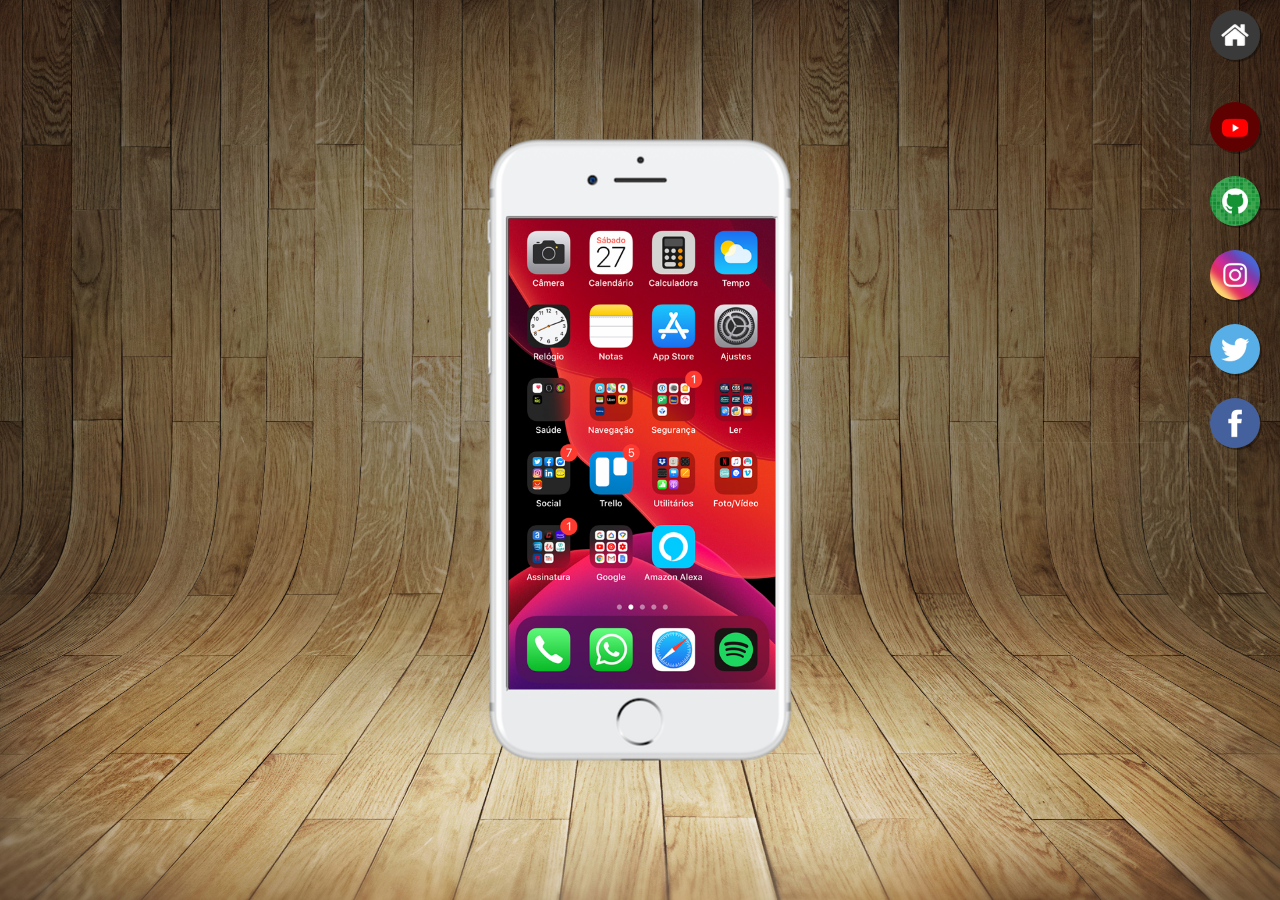
<file: index.html>
<!DOCTYPE html>
<html lang="pt-br">
<head>
    <meta charset="UTF-8">
    <meta name="viewport" content="width=device-width, initial-scale=1.0">
    <title>projeto social</title>
    <link rel="shortcut icon" href="favicon.ico" type="image/x-icon">
    <link rel="stylesheet" href="estilos/style.css">
</head>
<body>
    <main>
        <section id="telefone">
            <iframe src="home.html" name="tela" id="tela">
             seu navegador não é compativel com isso.
            </iframe>
        </section>

        <section id="redes-sociais">
            <a href="home.html" target="tela"> <img src="imagens/logo-home.jpg" alt="home">
            </a> <br>    
 <br>
            <a href="youtube.html" target="tela">
                <img src="imagens/logo-youtube.jpg" alt="youtube">
            </a> <br>
            <a href="github.html" target="tela">
                <img src="imagens/logo-github.jpg" alt="logo-github">
            </a> <br>
            <a href="instagram.html" target="tela">
                <img src="imagens/logo-instagram.jpg" alt="logo-instagram">
            </a> <br>
            <a href="twitter.html" target="tela">
                <img src="imagens/logo-twitter.jpg" alt="logo-twitter">
            </a> <br>
            <a href="facebook.html" target="tela">
                <img src="imagens/logo-facebook.jpg" alt="logo-facebook">
            </a>


        </section>
    </main>
</body>
</html>
</file>
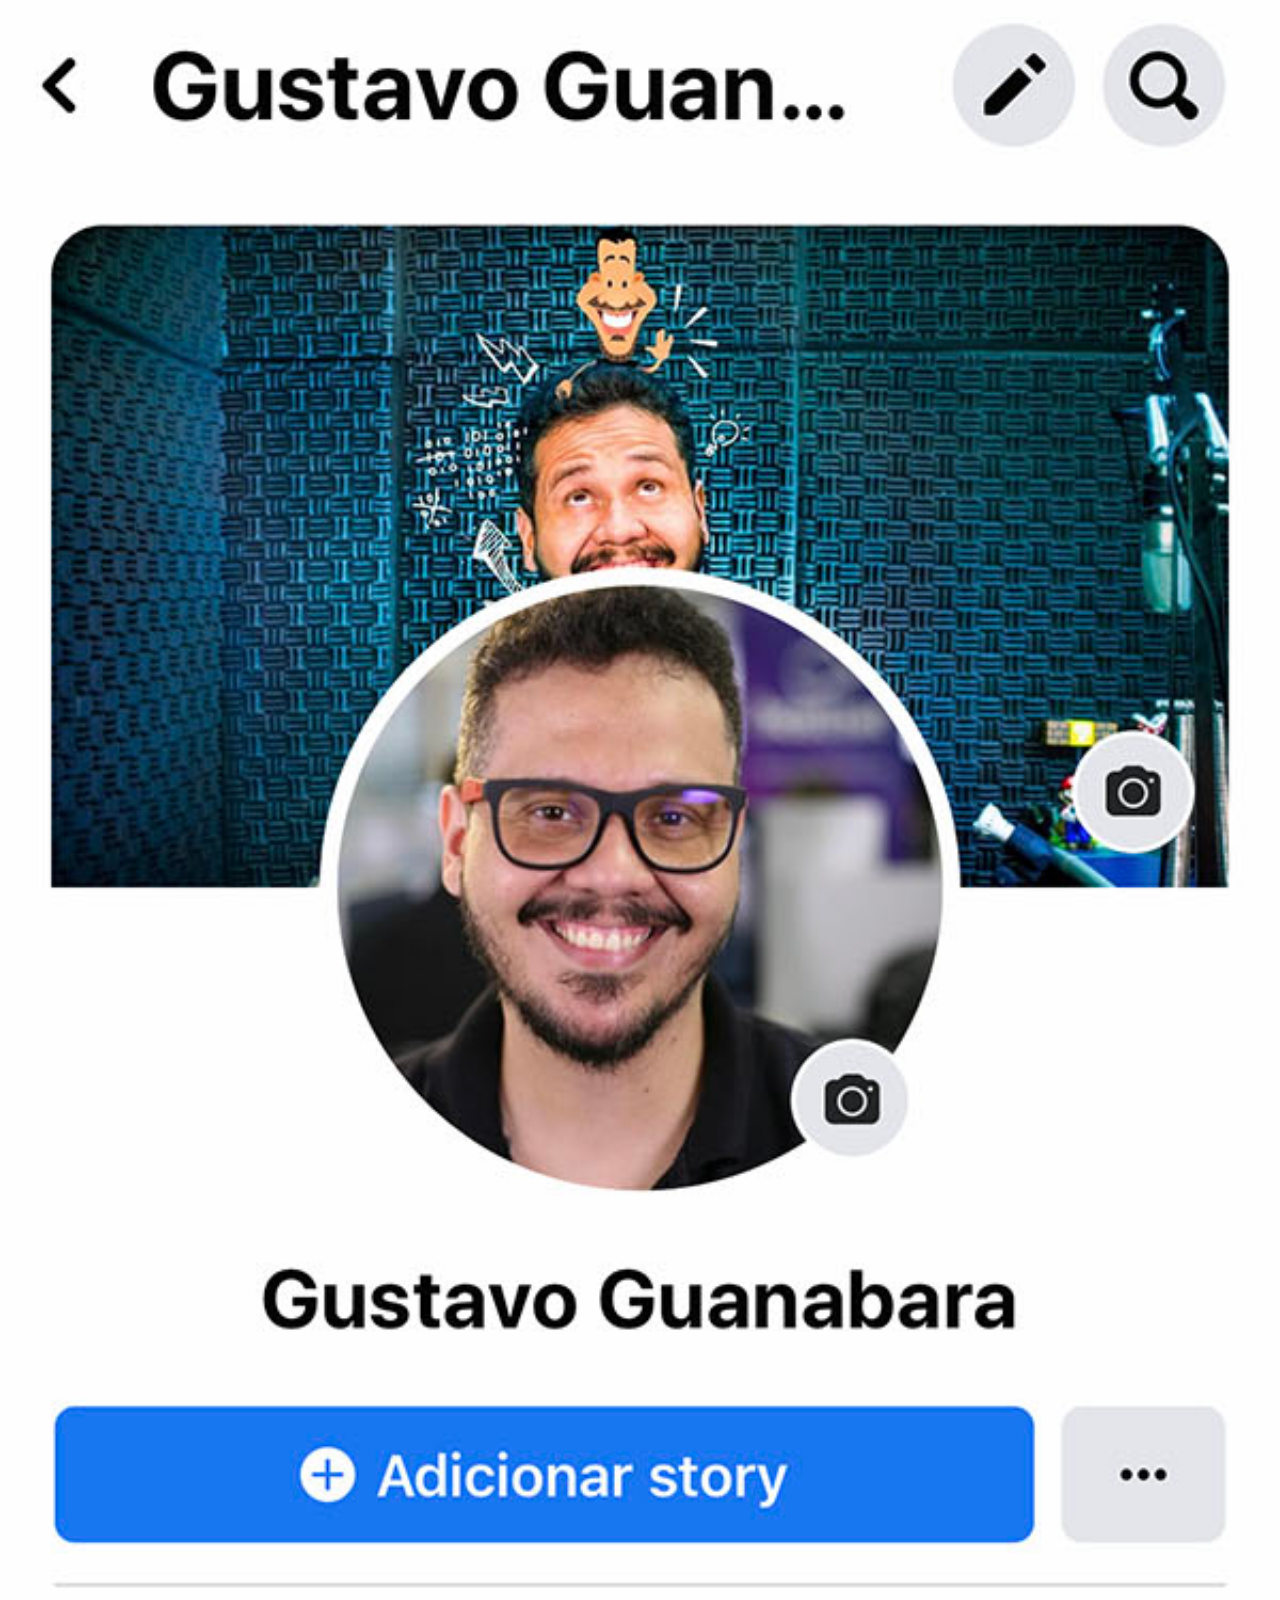
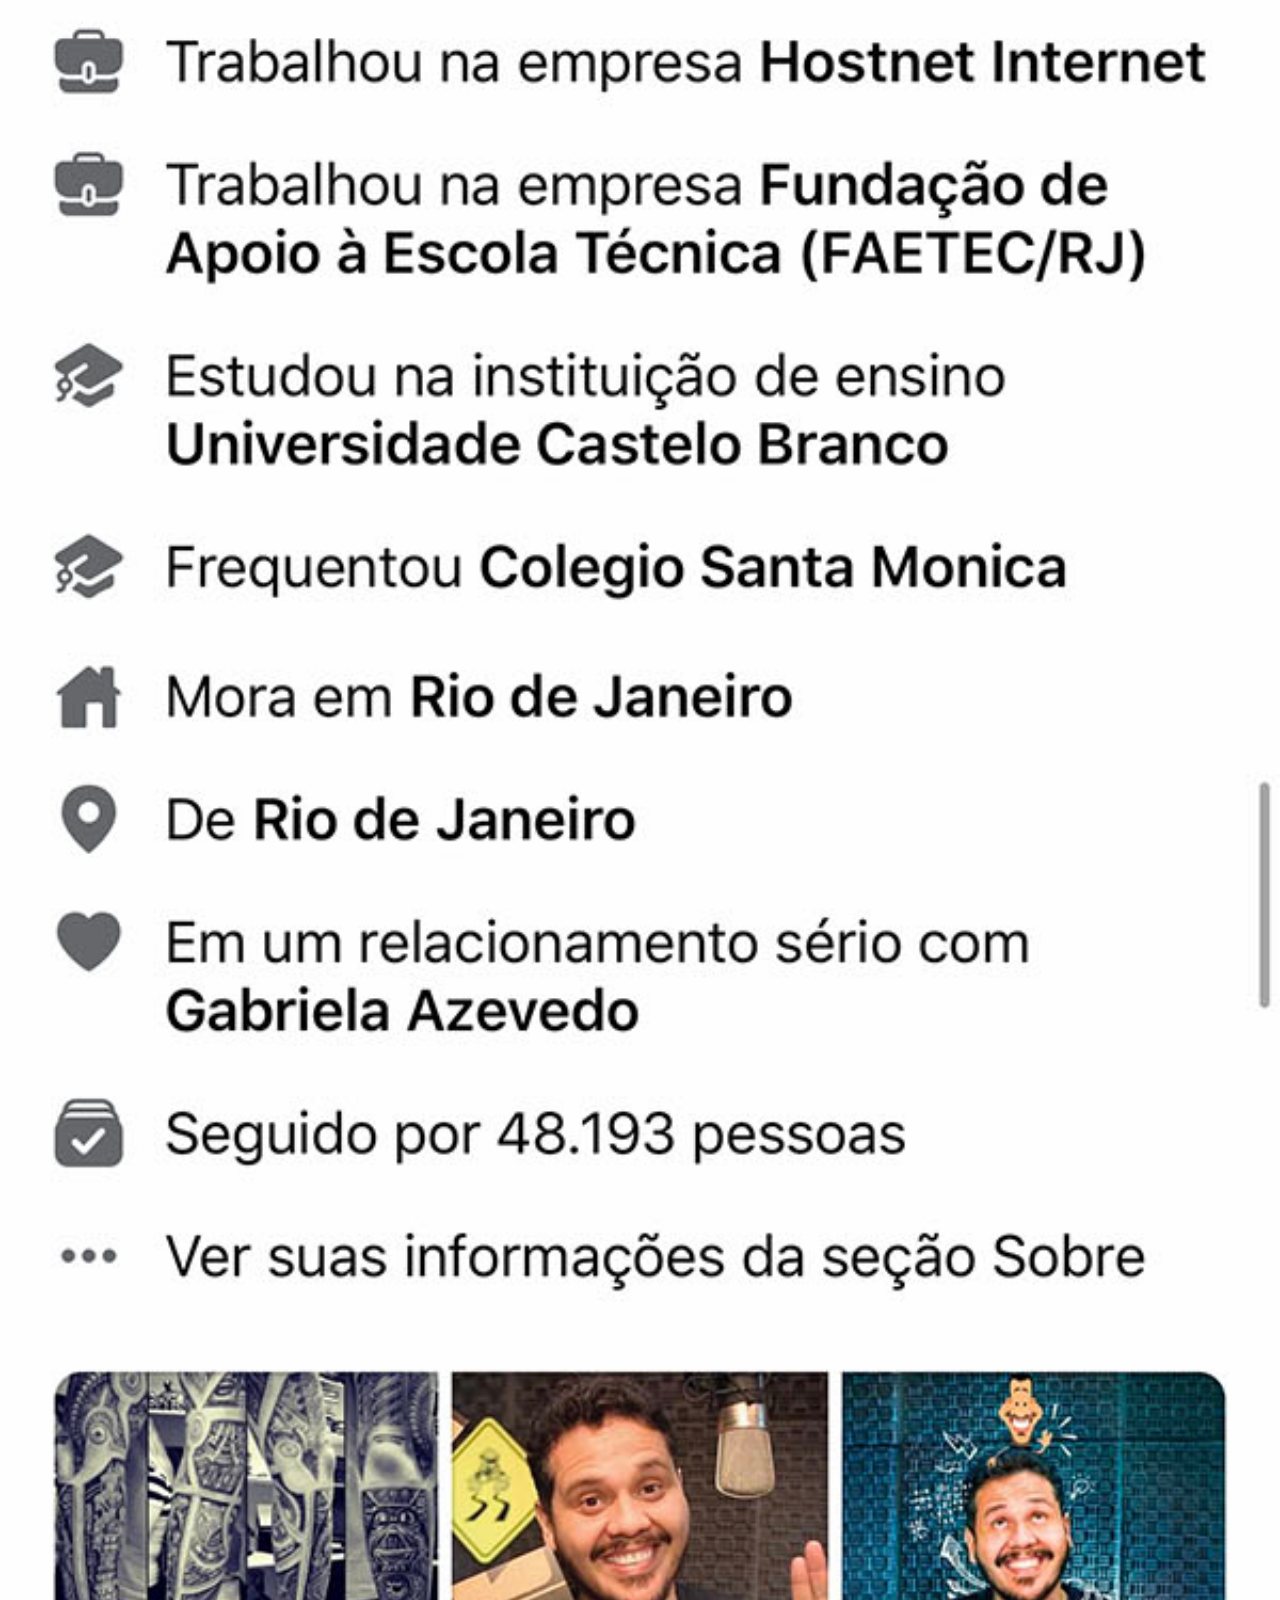
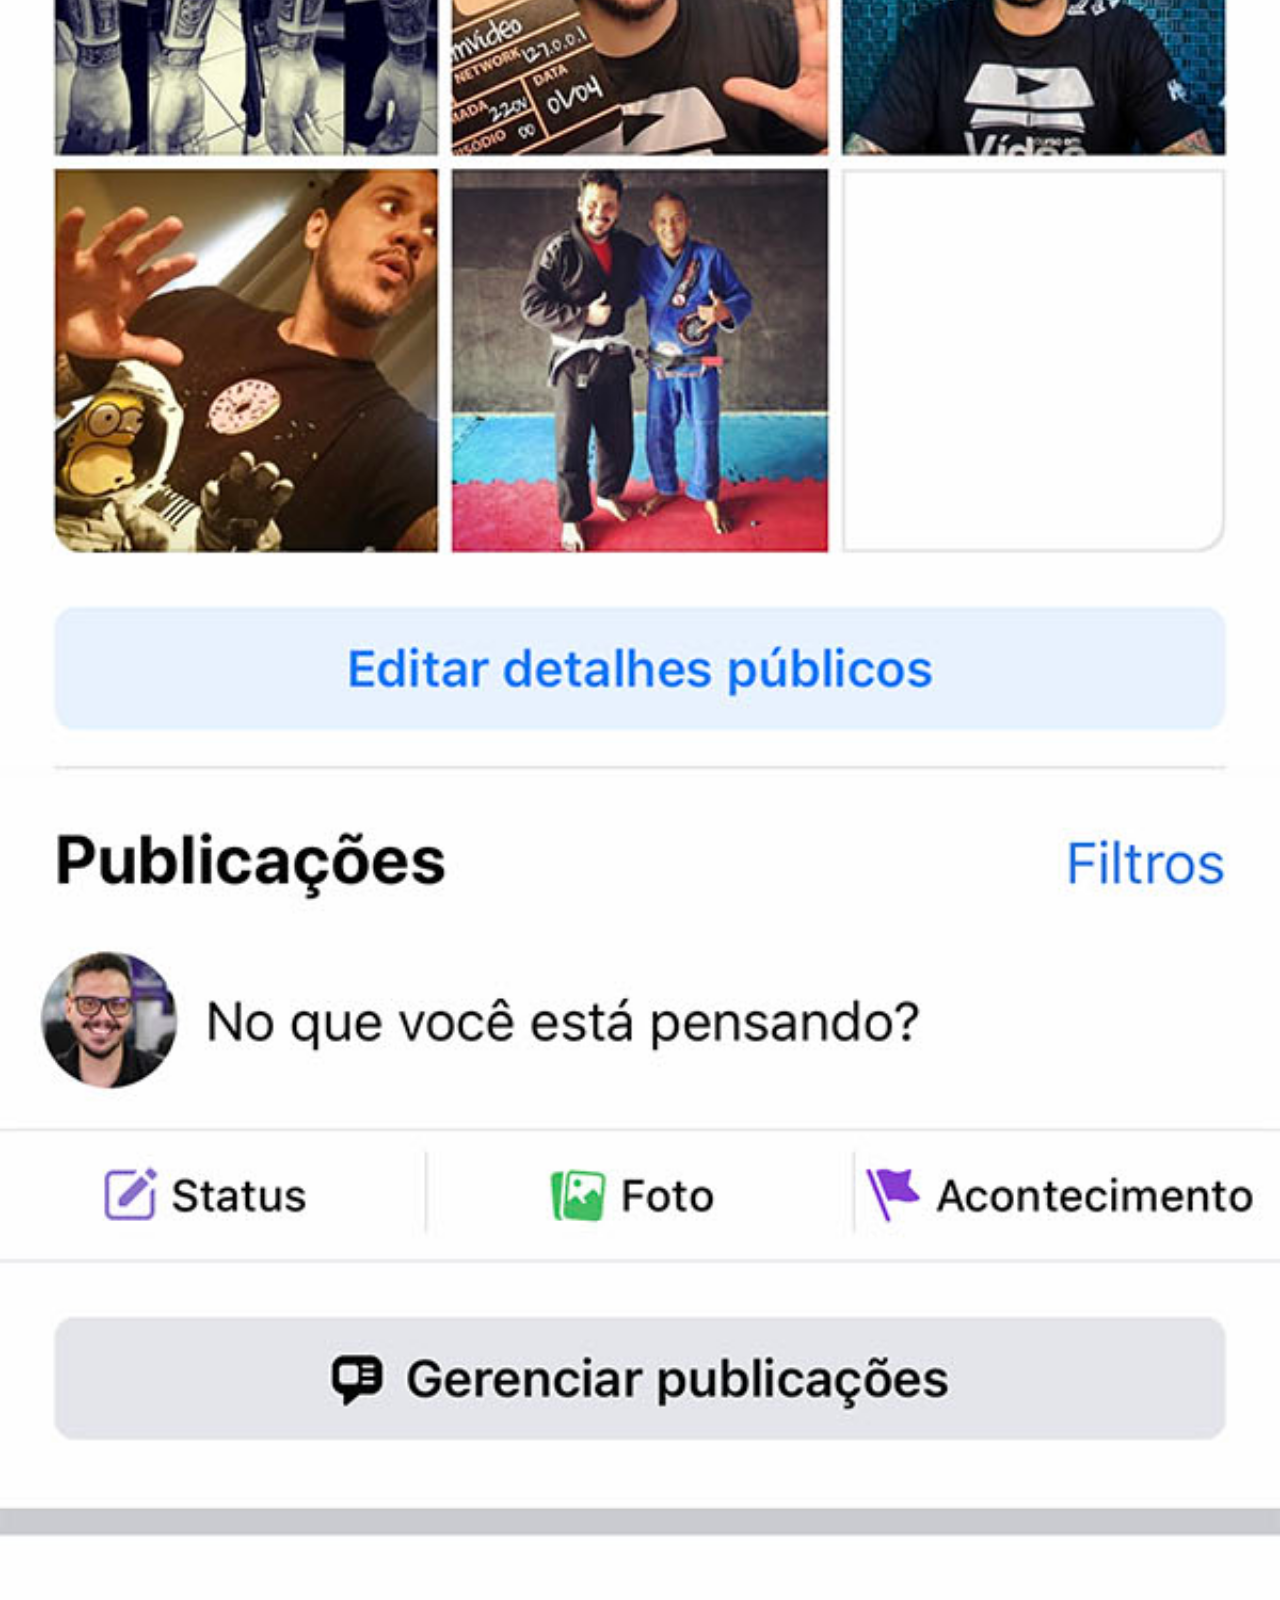
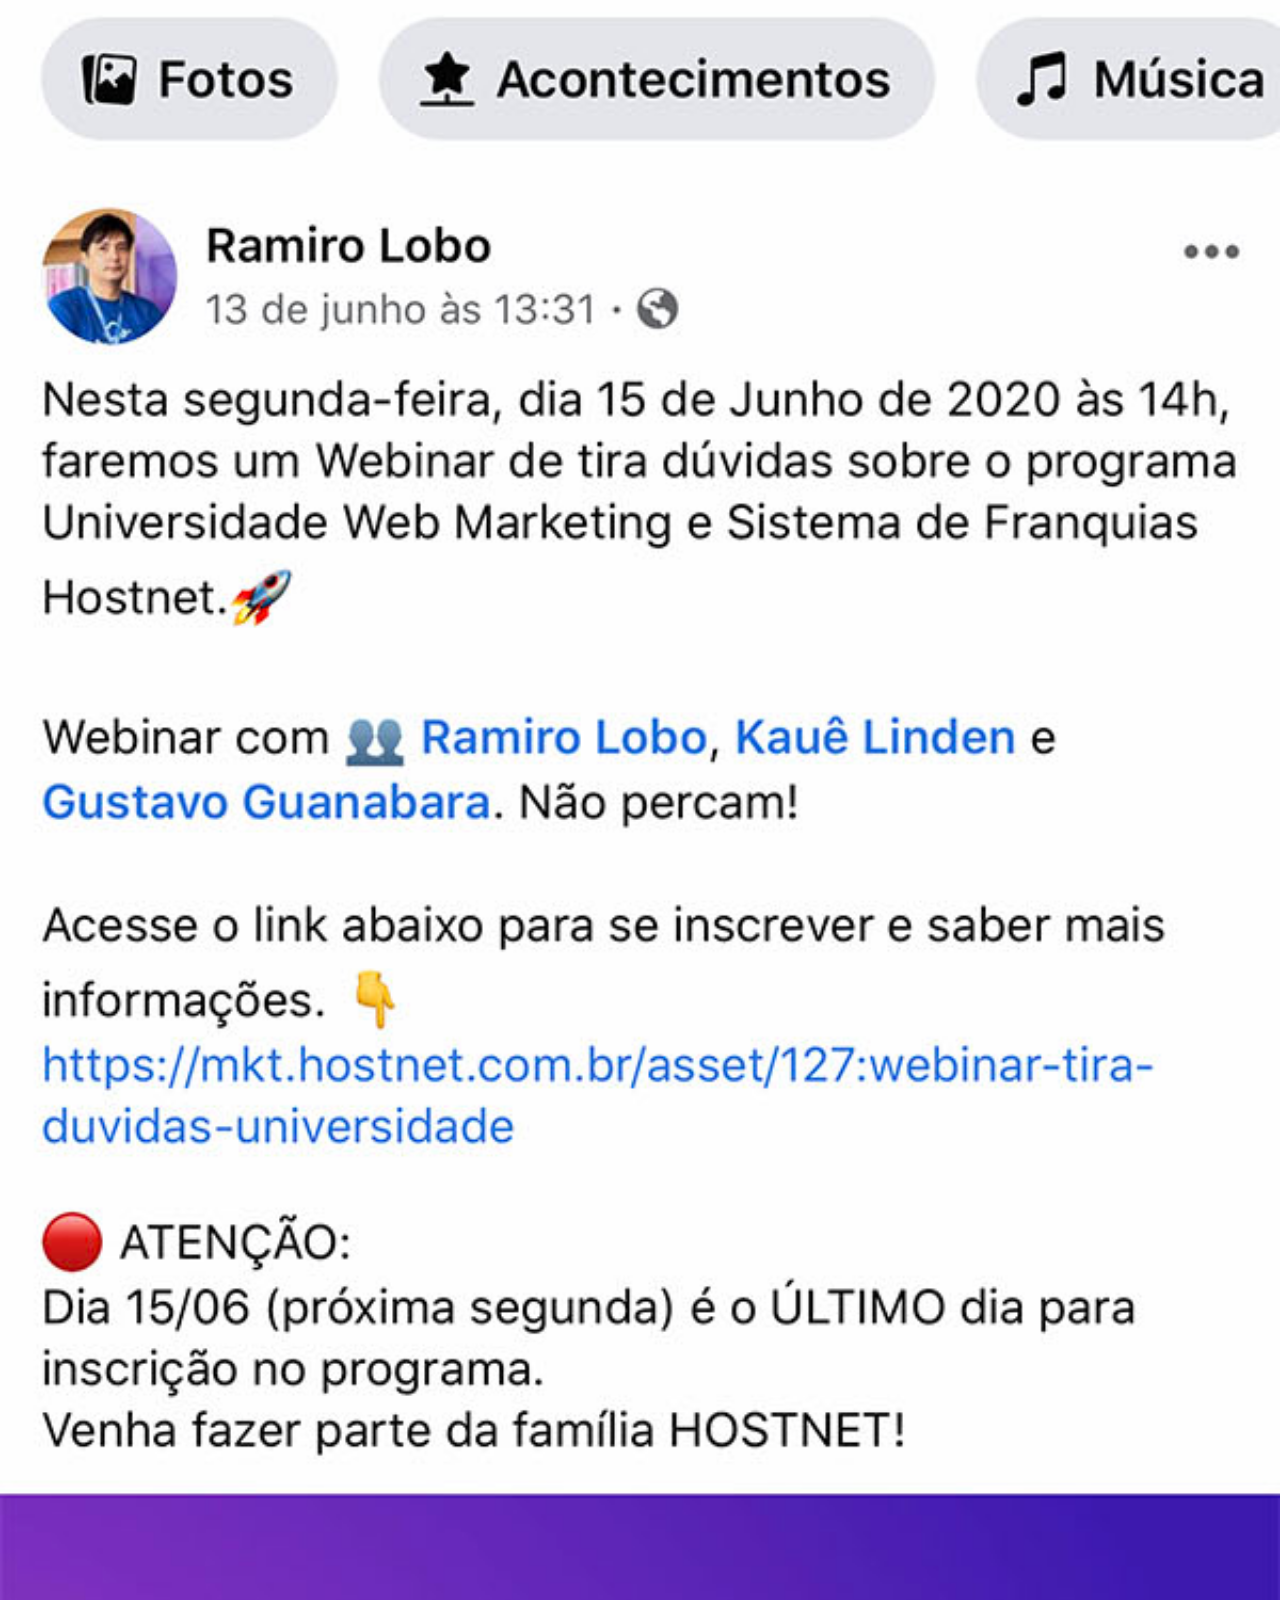
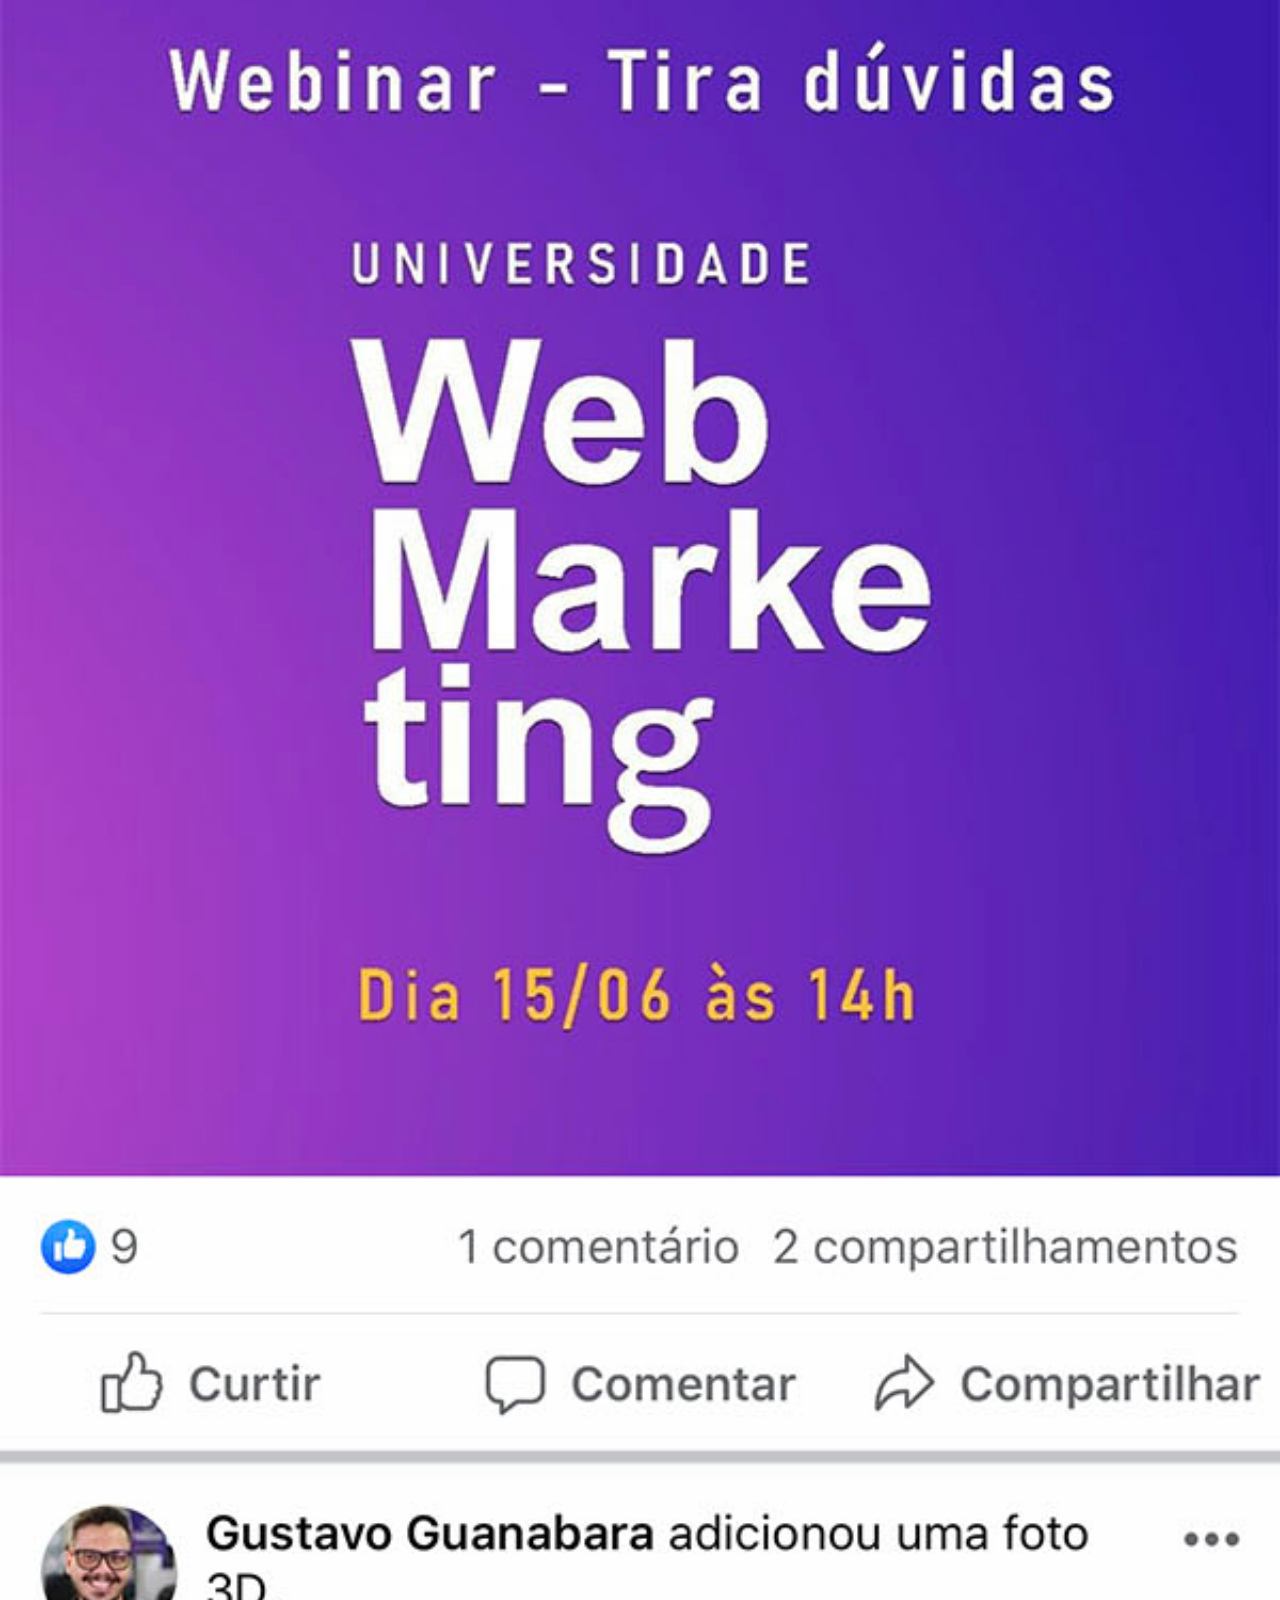
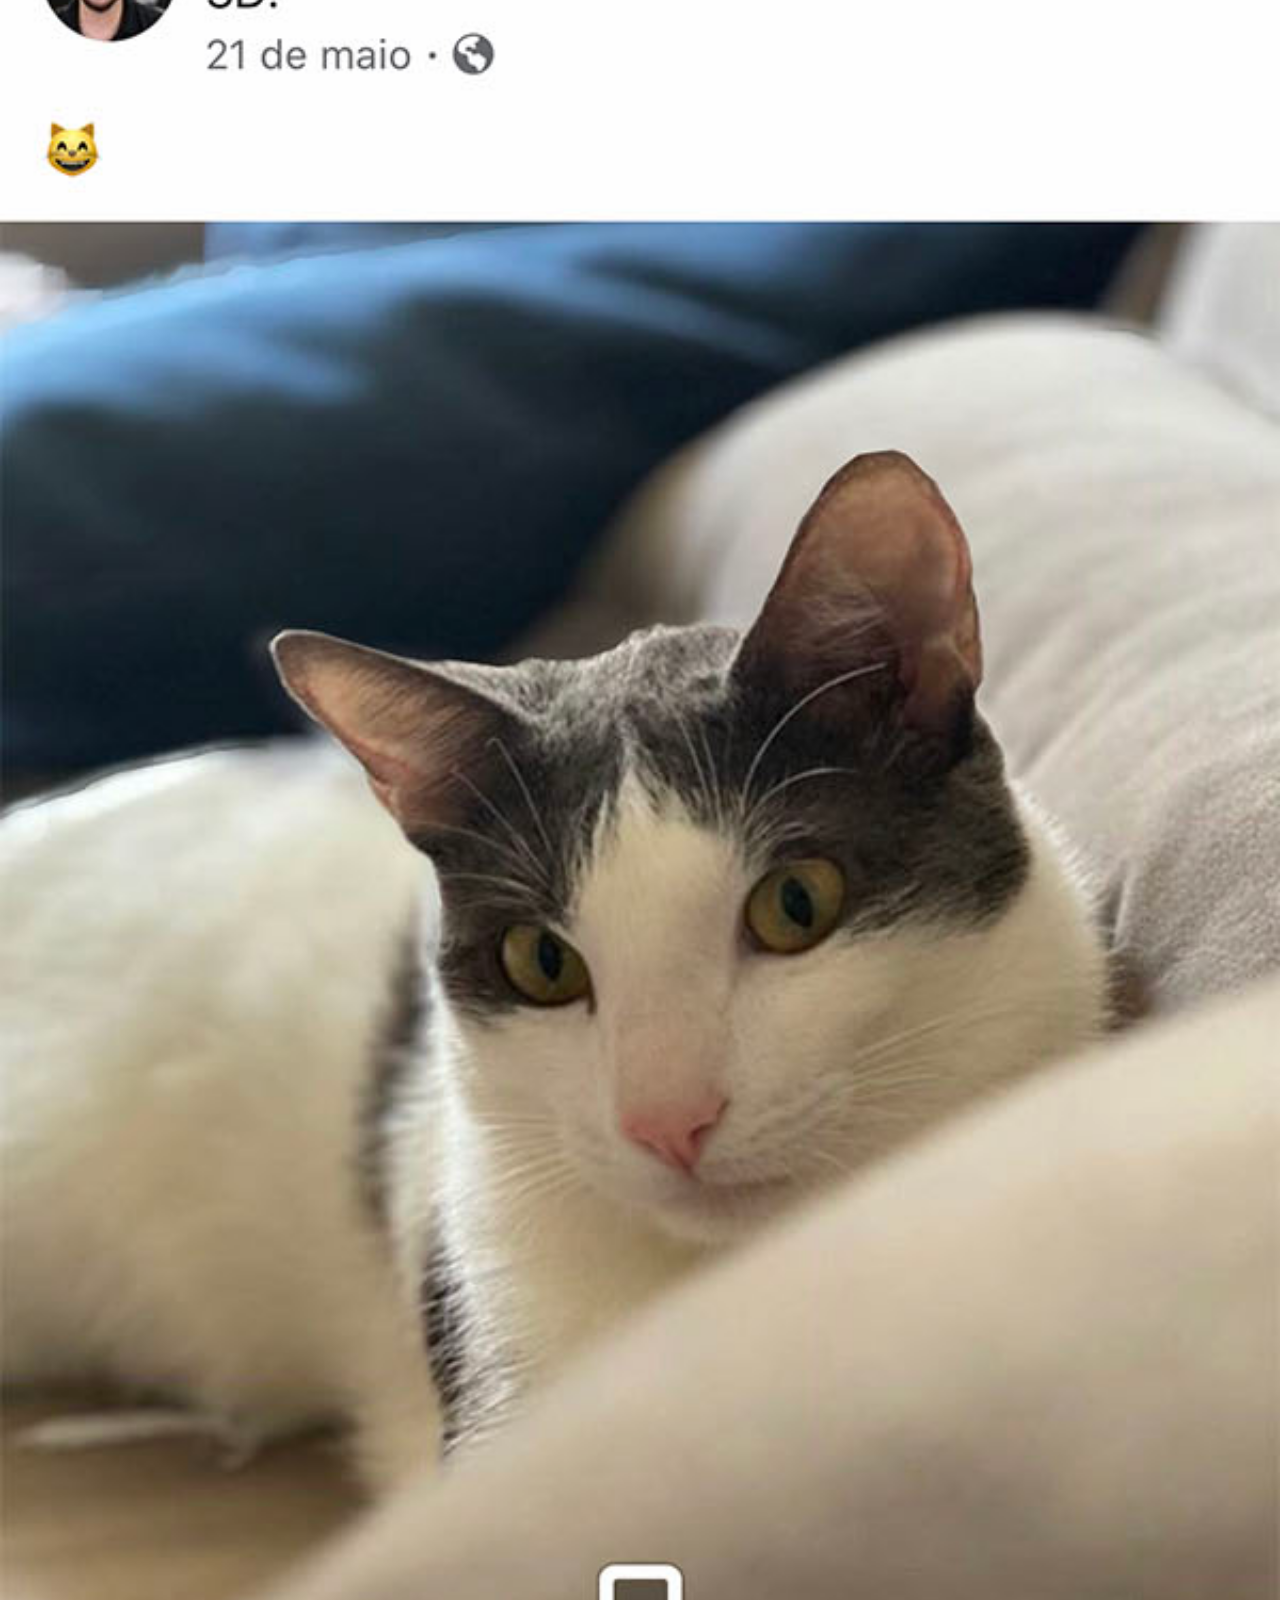
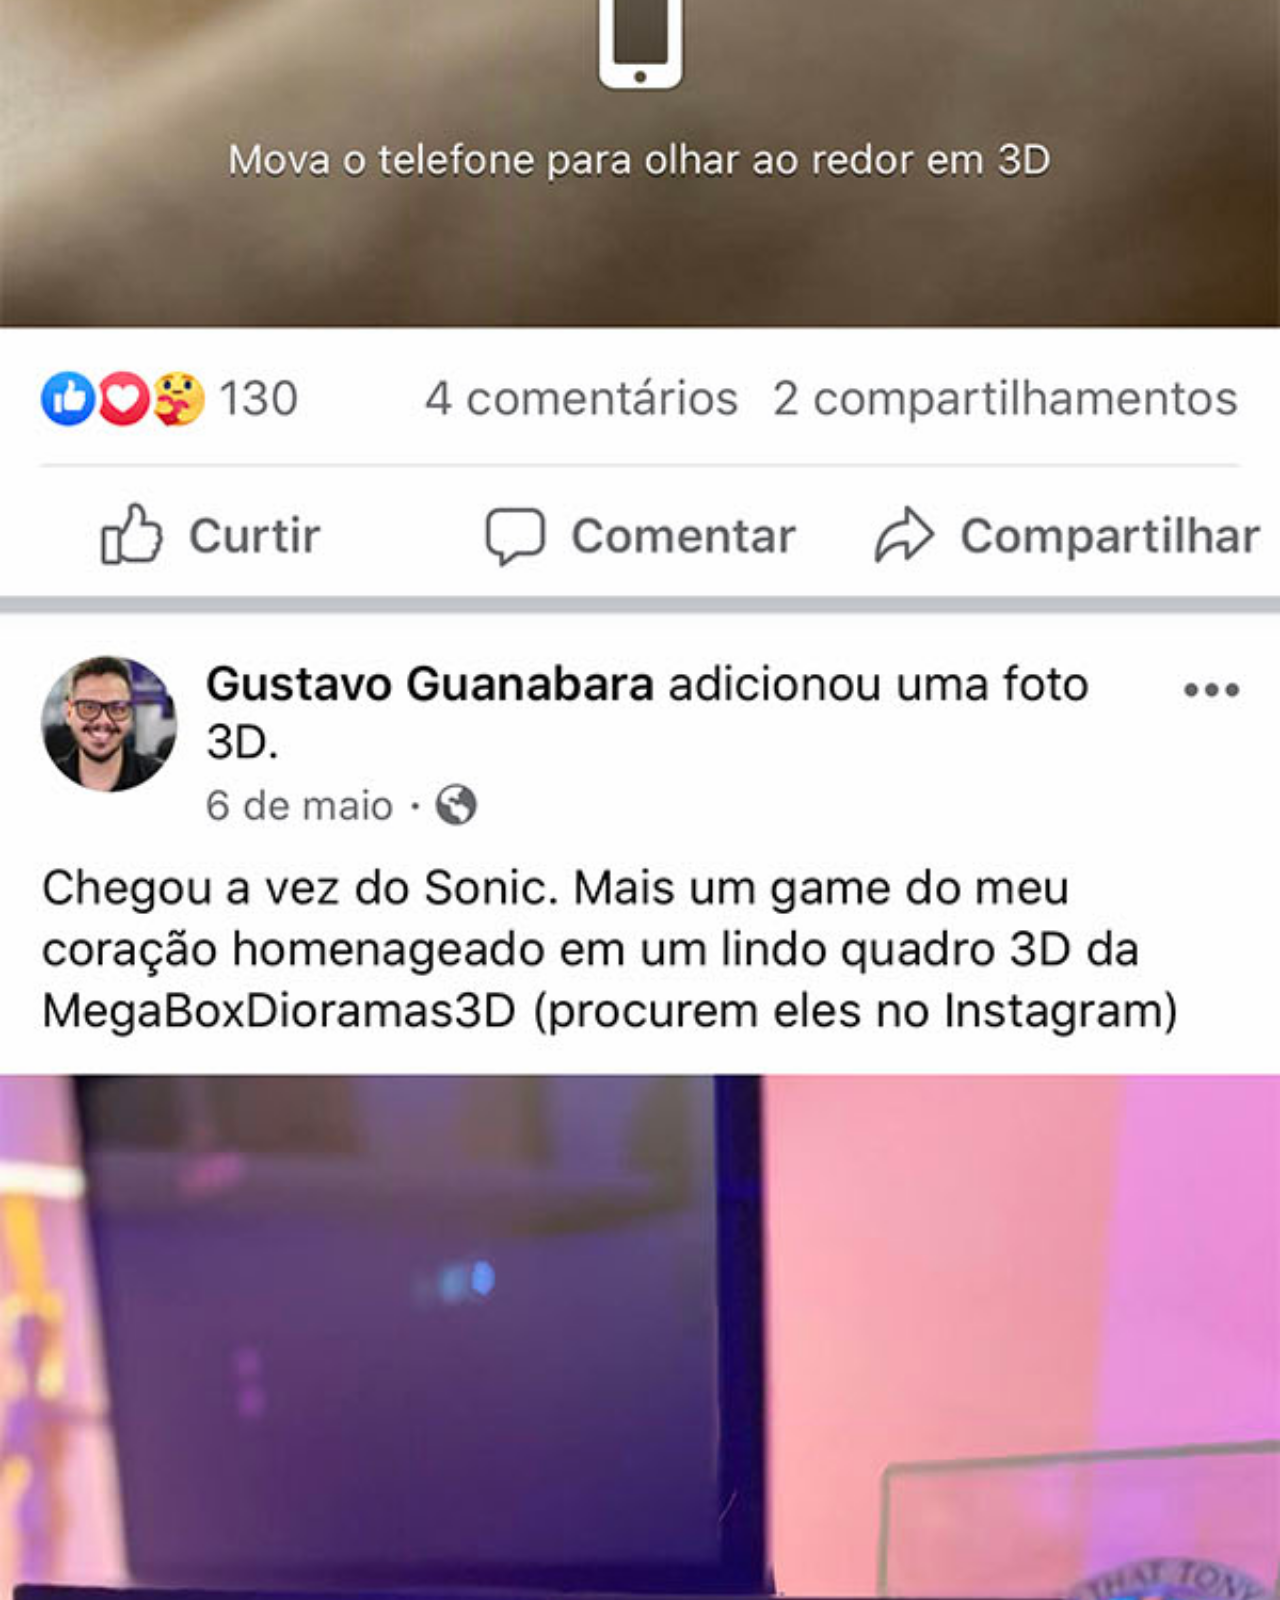
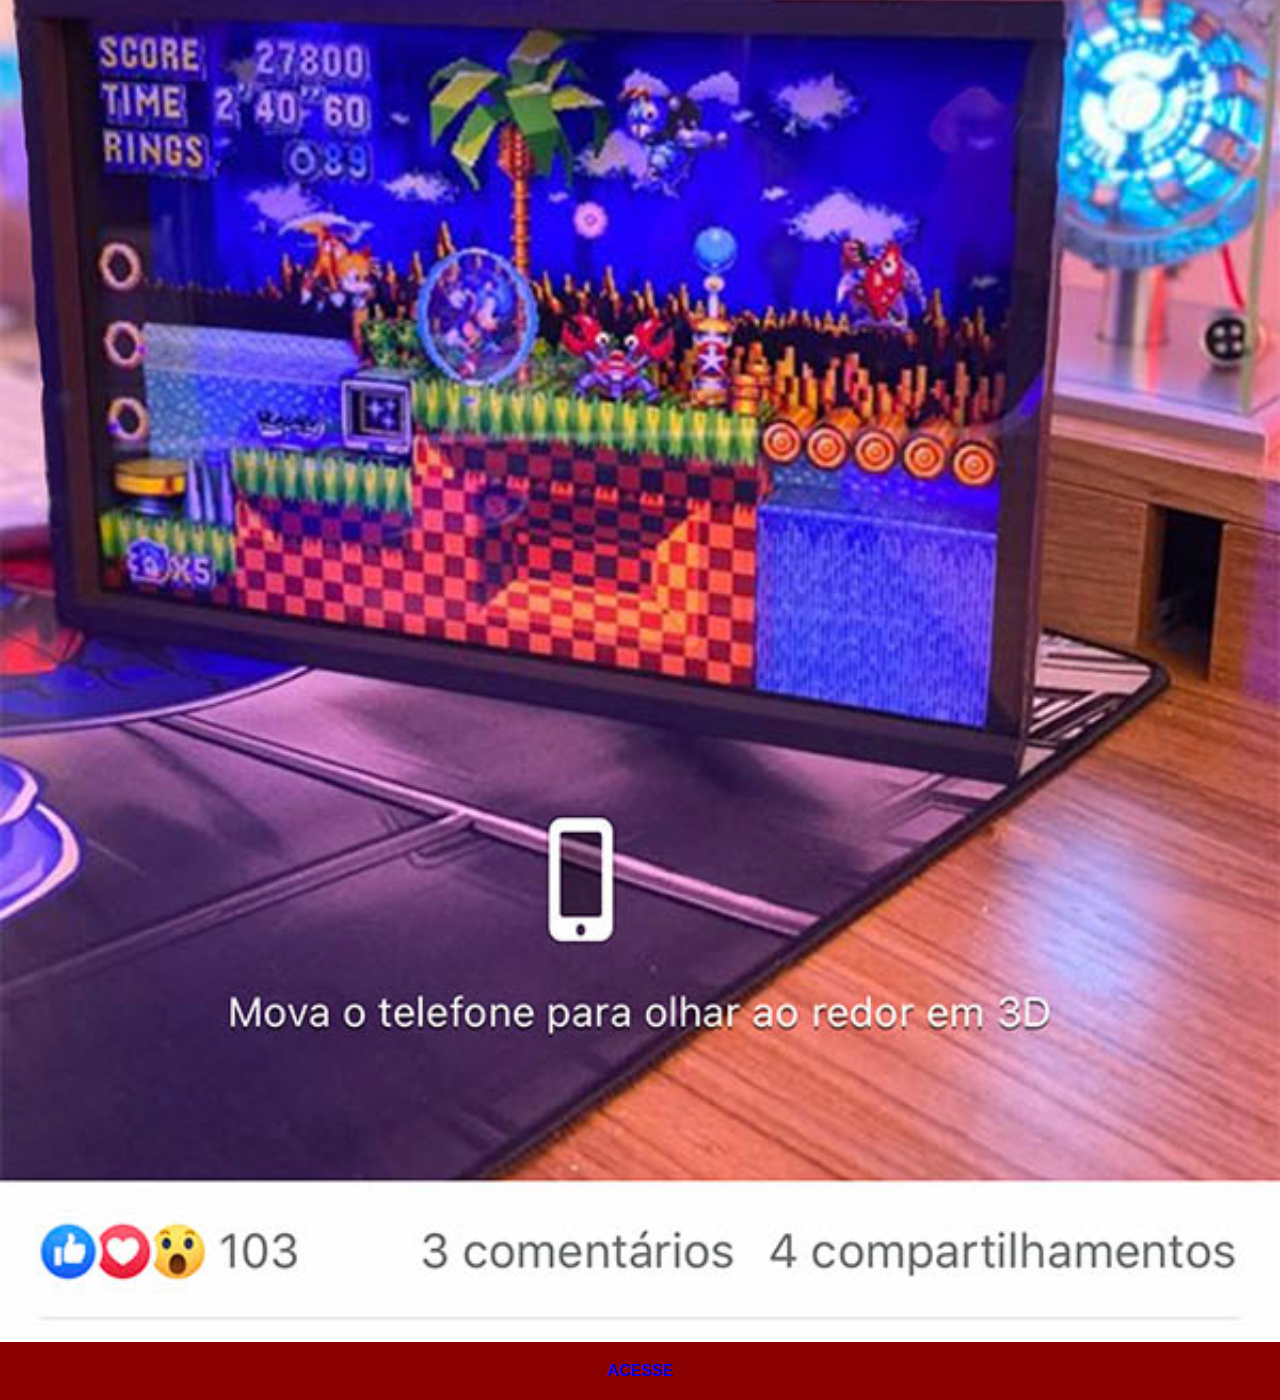
<file: facebook.html>
<!DOCTYPE html>
<html lang="pt-br">
<head>
    <meta charset="UTF-8">
    <meta name="viewport" content="width=device-width, initial-scale=1.0">
    <title>facebook</title>
    <link rel="stylesheet" href="estilos/social.css">
</head>
<body>
    <img src="imagens/tela-facebook.jpg" alt="facebook">
    <a href="https://www.facebook.com/gustavoguanabara/?locale=pt_BR">ACESSE</a>
</body>
</html>
</file>
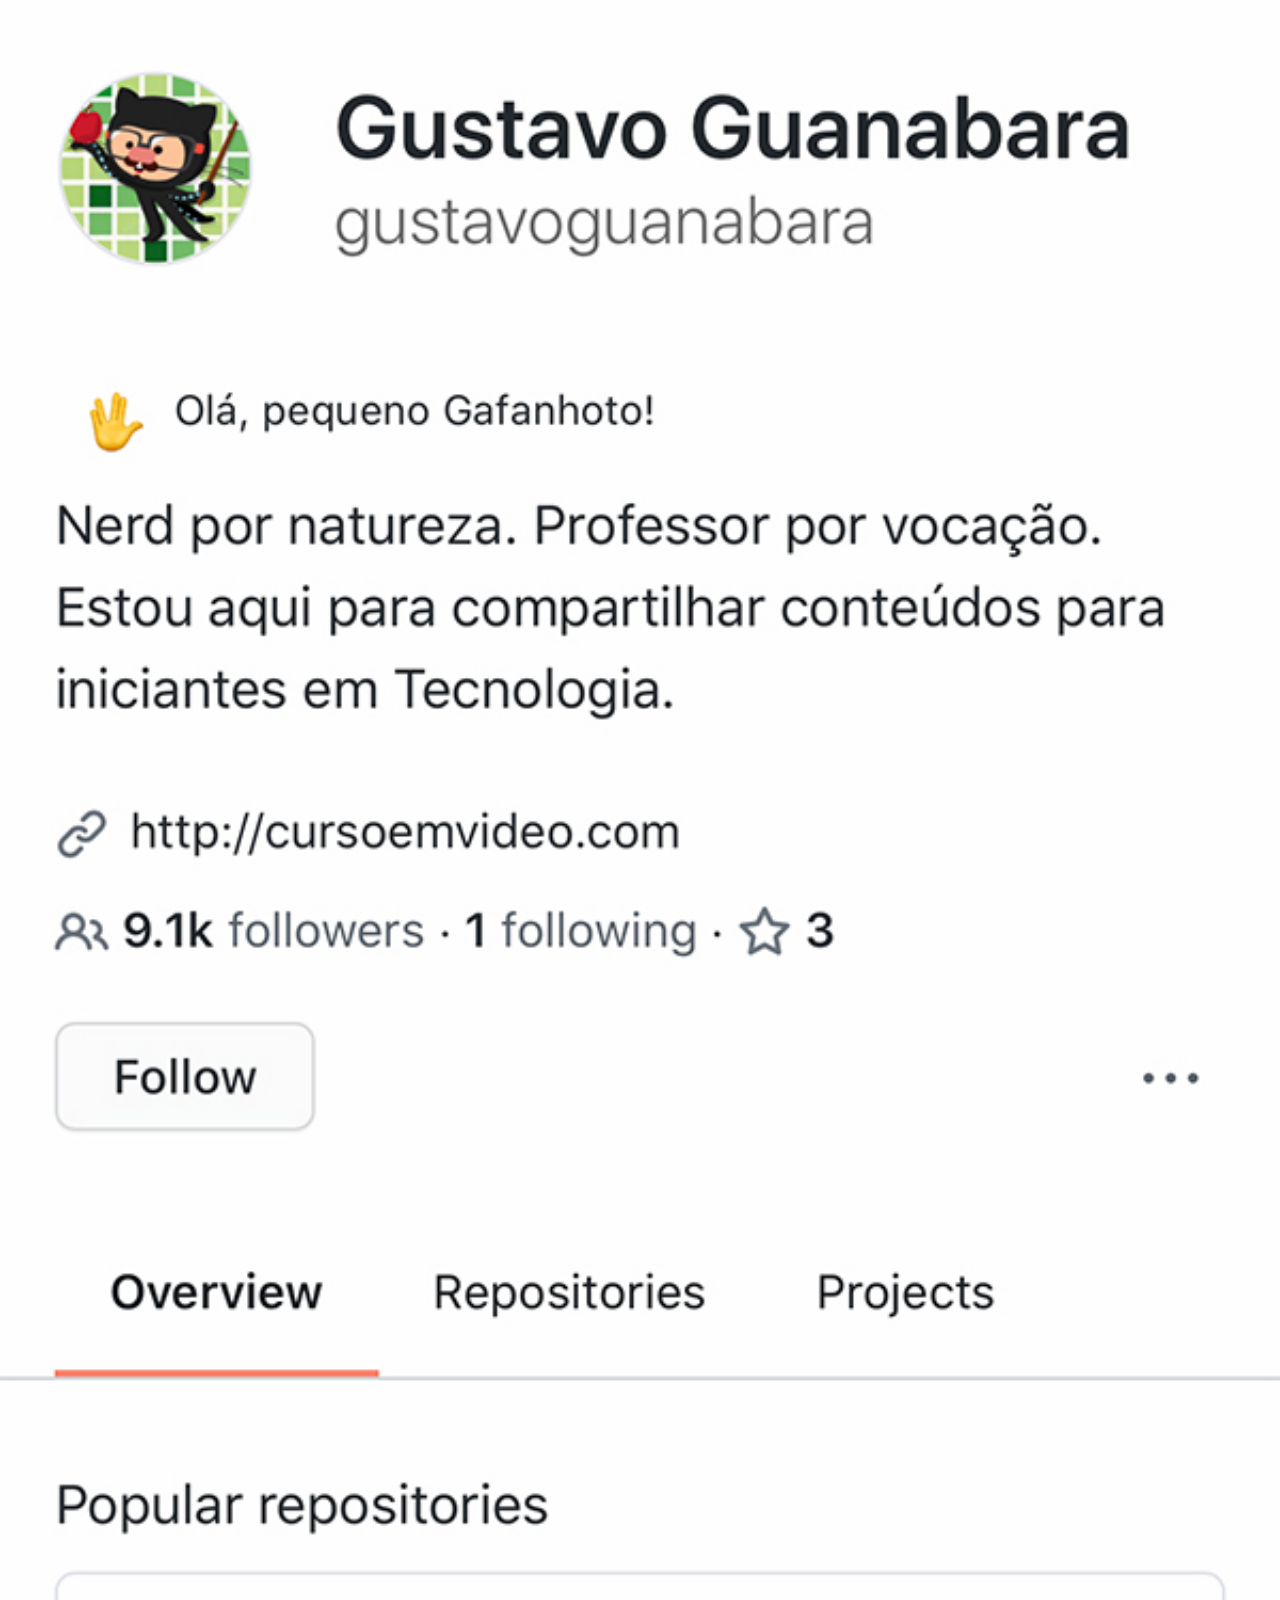
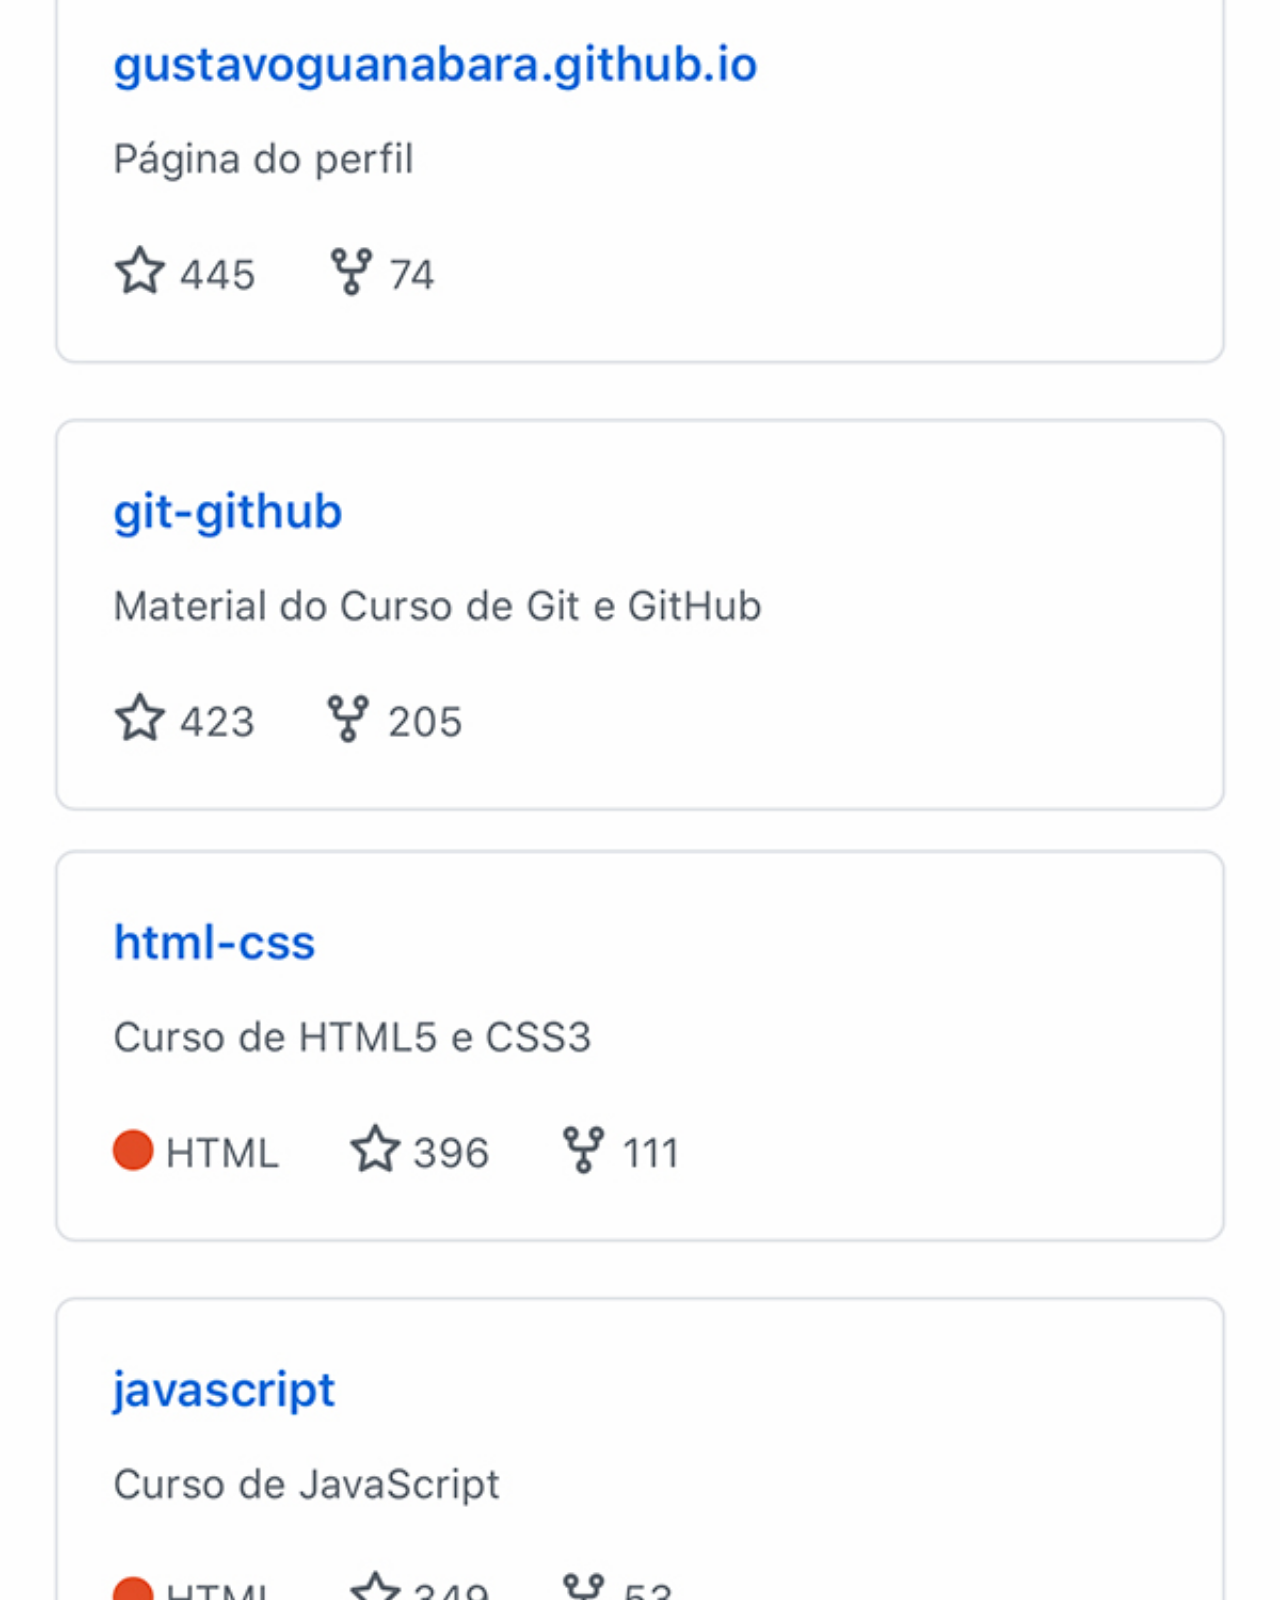
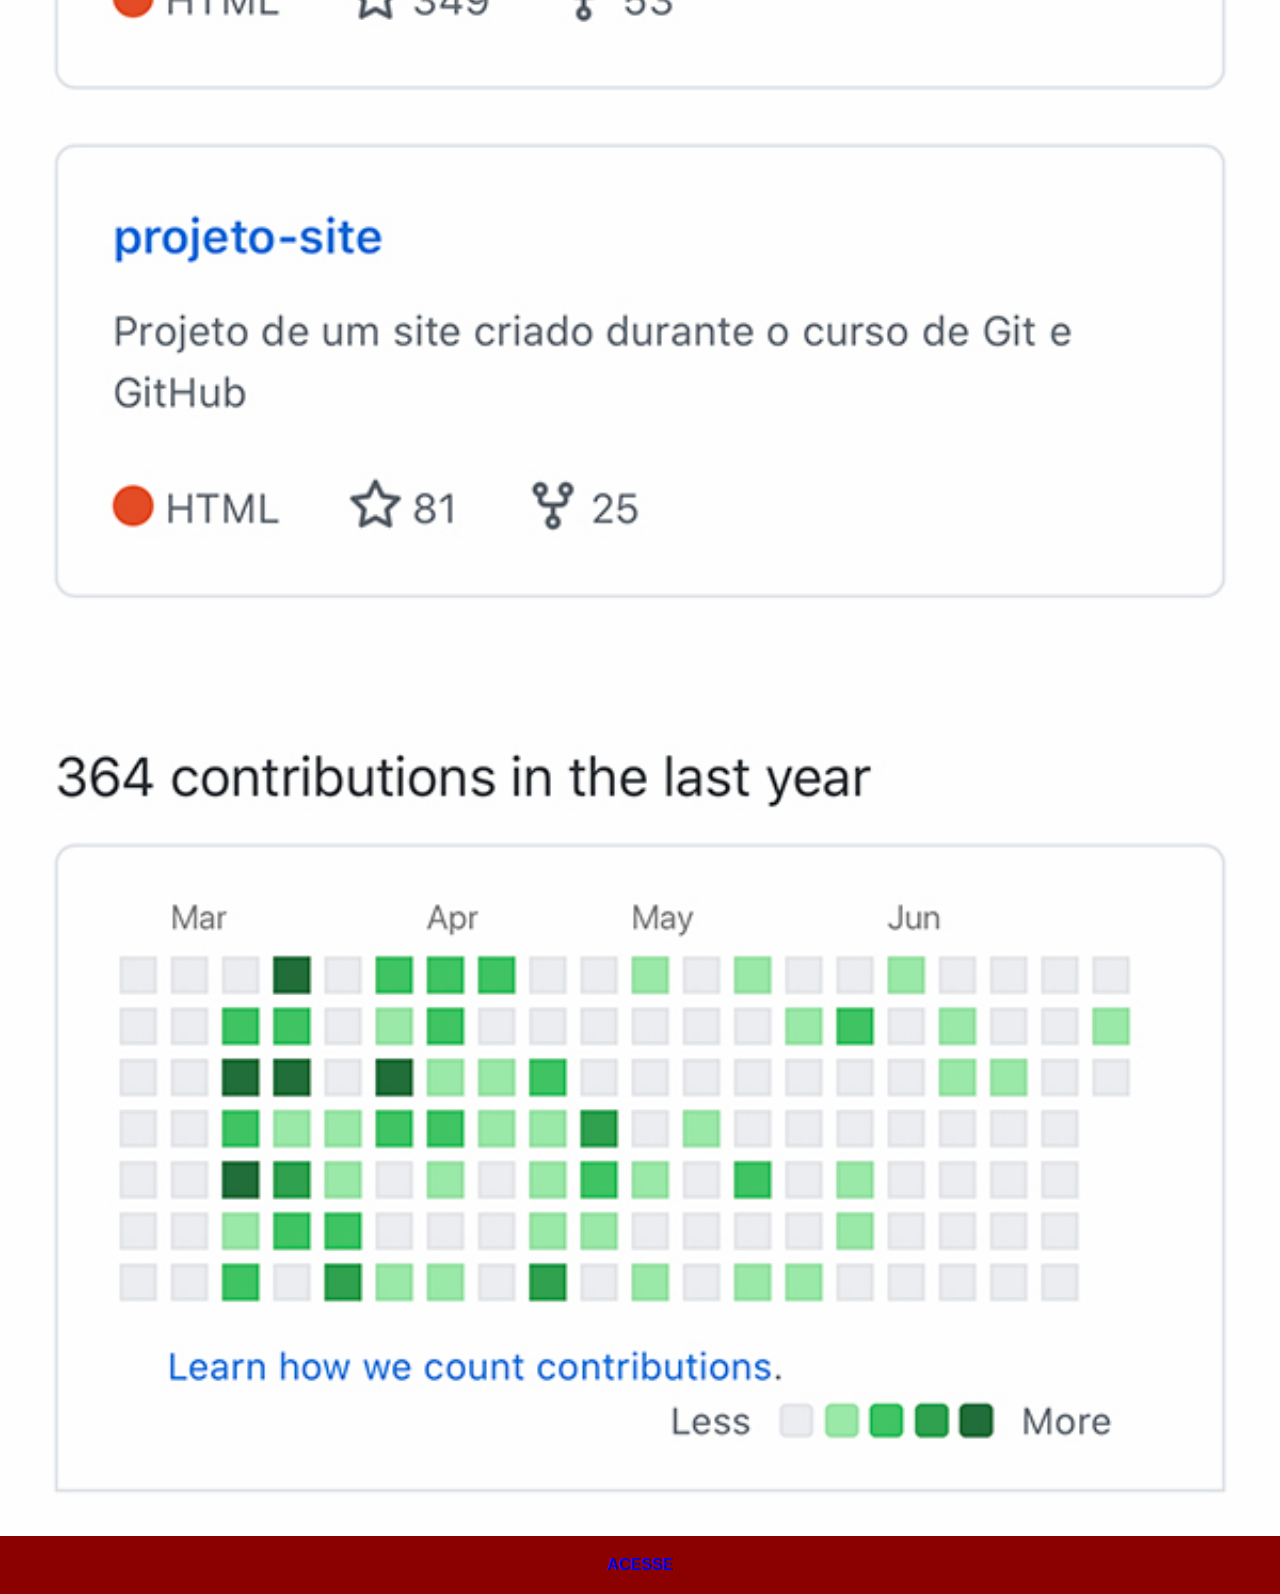
<file: github.html>
<!DOCTYPE html>
<html lang="pt-br">
<head>
    <meta charset="UTF-8">
    <meta name="viewport" content="width=device-width, initial-scale=1.0">
    <title>github</title>
    <link rel="stylesheet" href="estilos/social.css">
</head>
<body>
    <img src="imagens/tela-github.jpg" alt="github">
    <a href="https://github.com/gustavoguanabara">ACESSE</a>
</body>
</html>
</file>
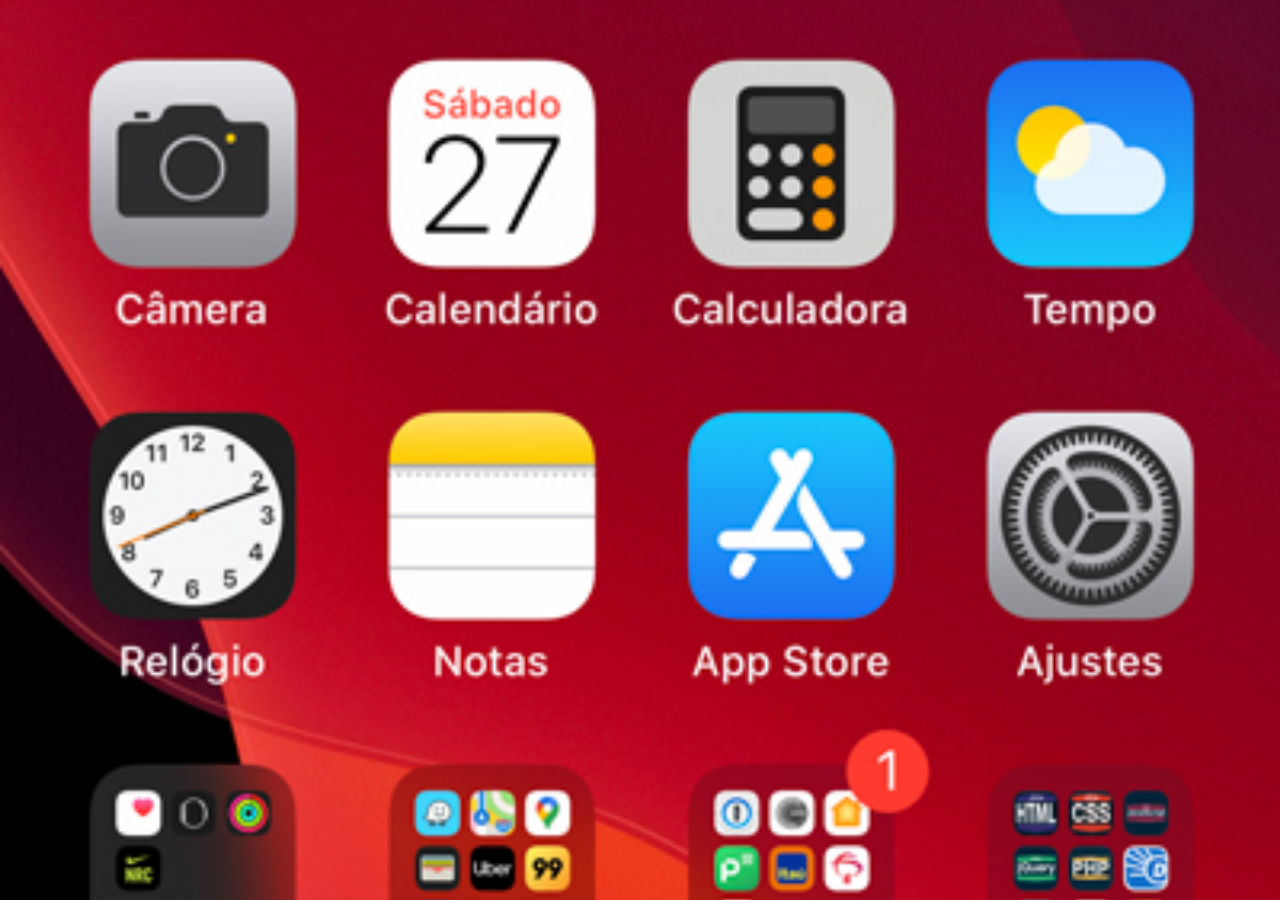
<file: home.html>
<!DOCTYPE html>
<html lang="pt-br">
<head>
    <meta charset="UTF-8">
    <meta name="viewport" content="width=device-width, initial-scale=1.0">
    <title>home</title>
    <style>
        *{
           margin: 0px; 
           padding: 0px;

        }

        body {
            width: 100vw;
            height: 100vh;
            background: black url('imagens/tela-home.jpg') no-repeat top center;
            background-size: cover;
        }
    </style>
</head>
<body>
    
</body>
</html>
</file>
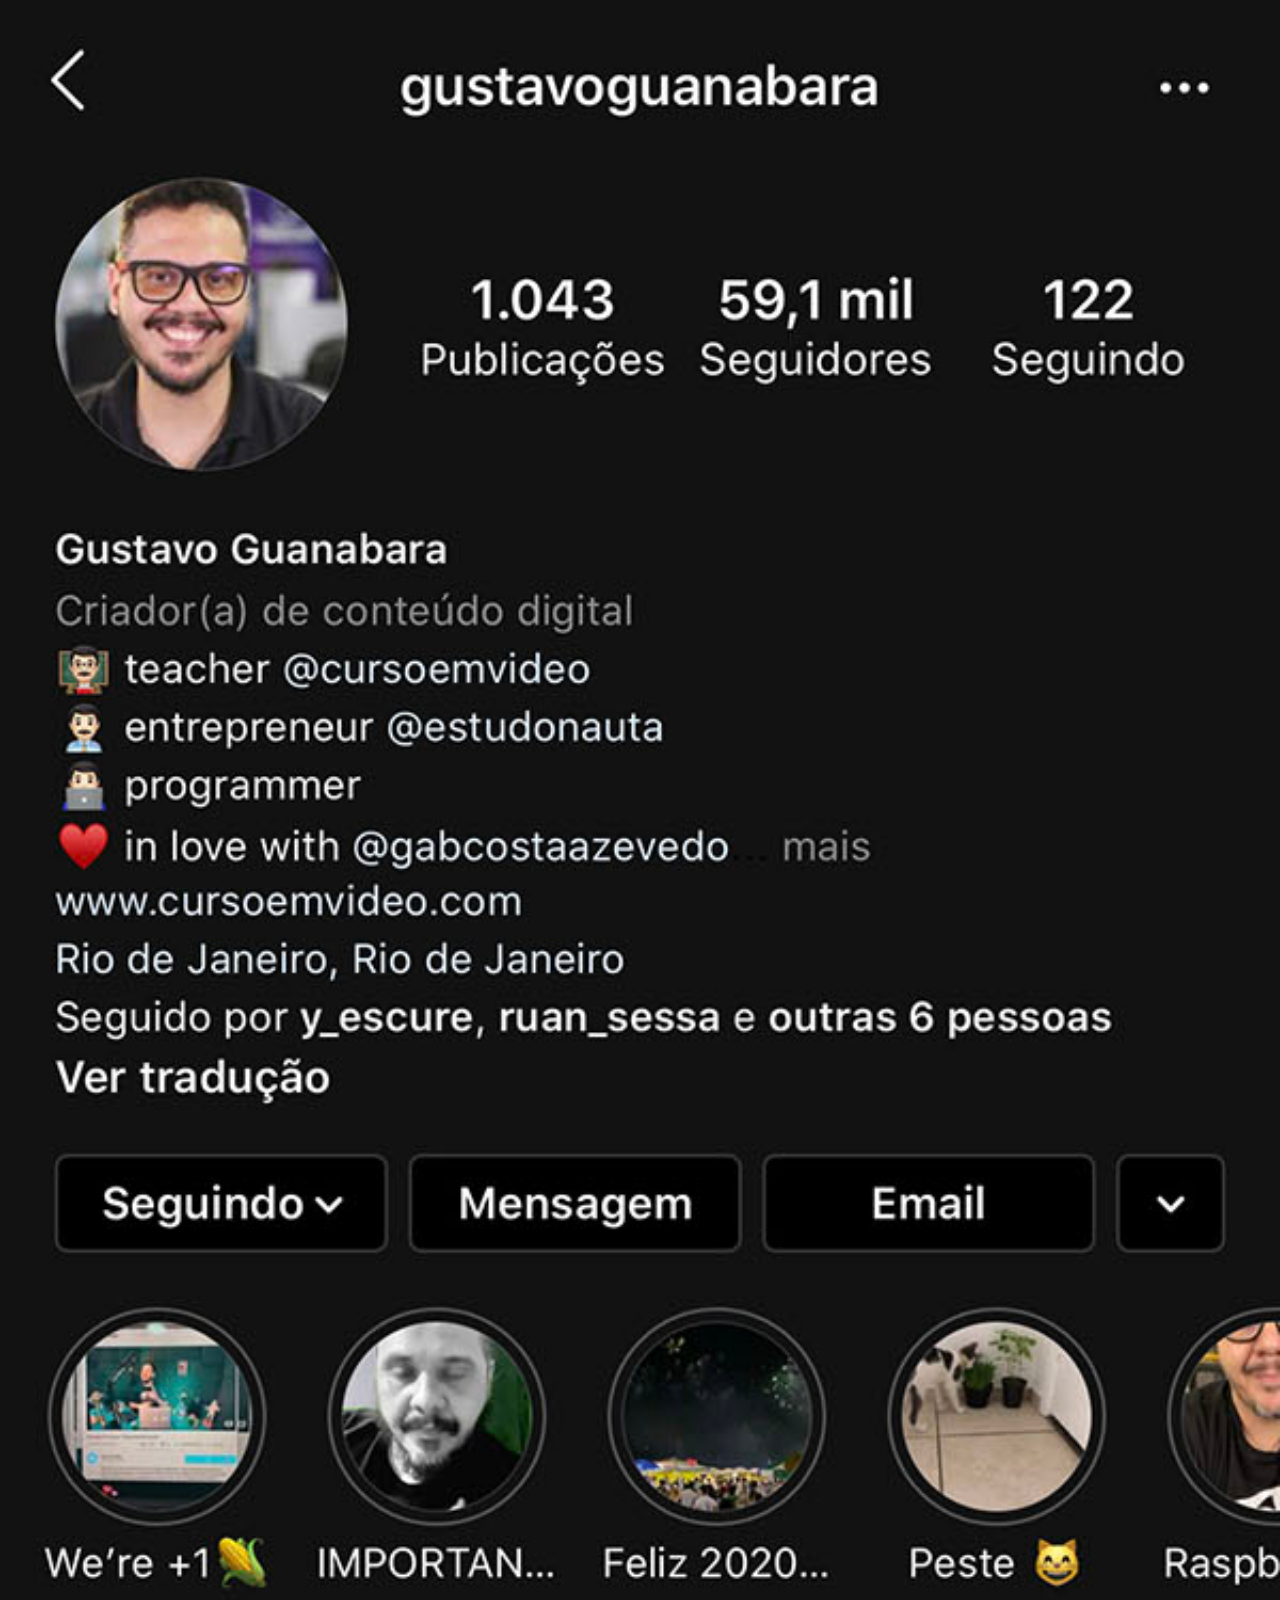
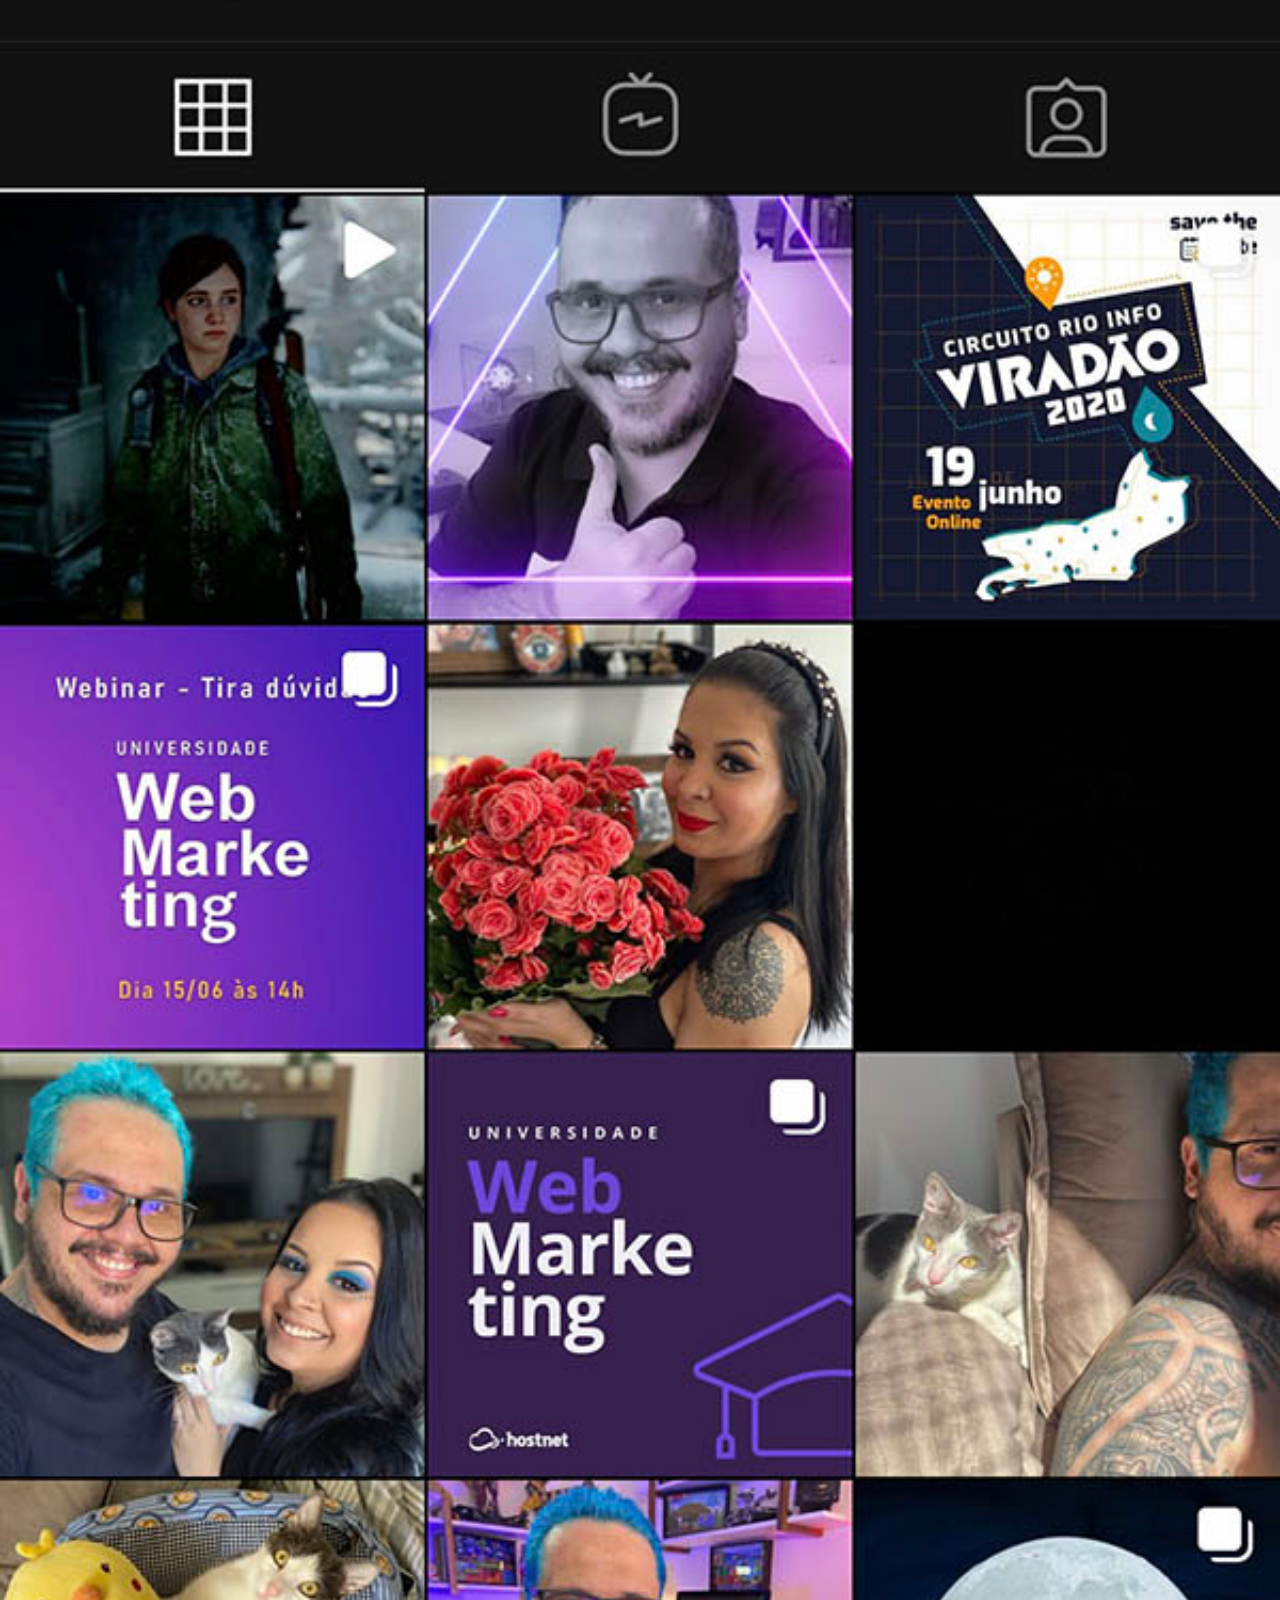
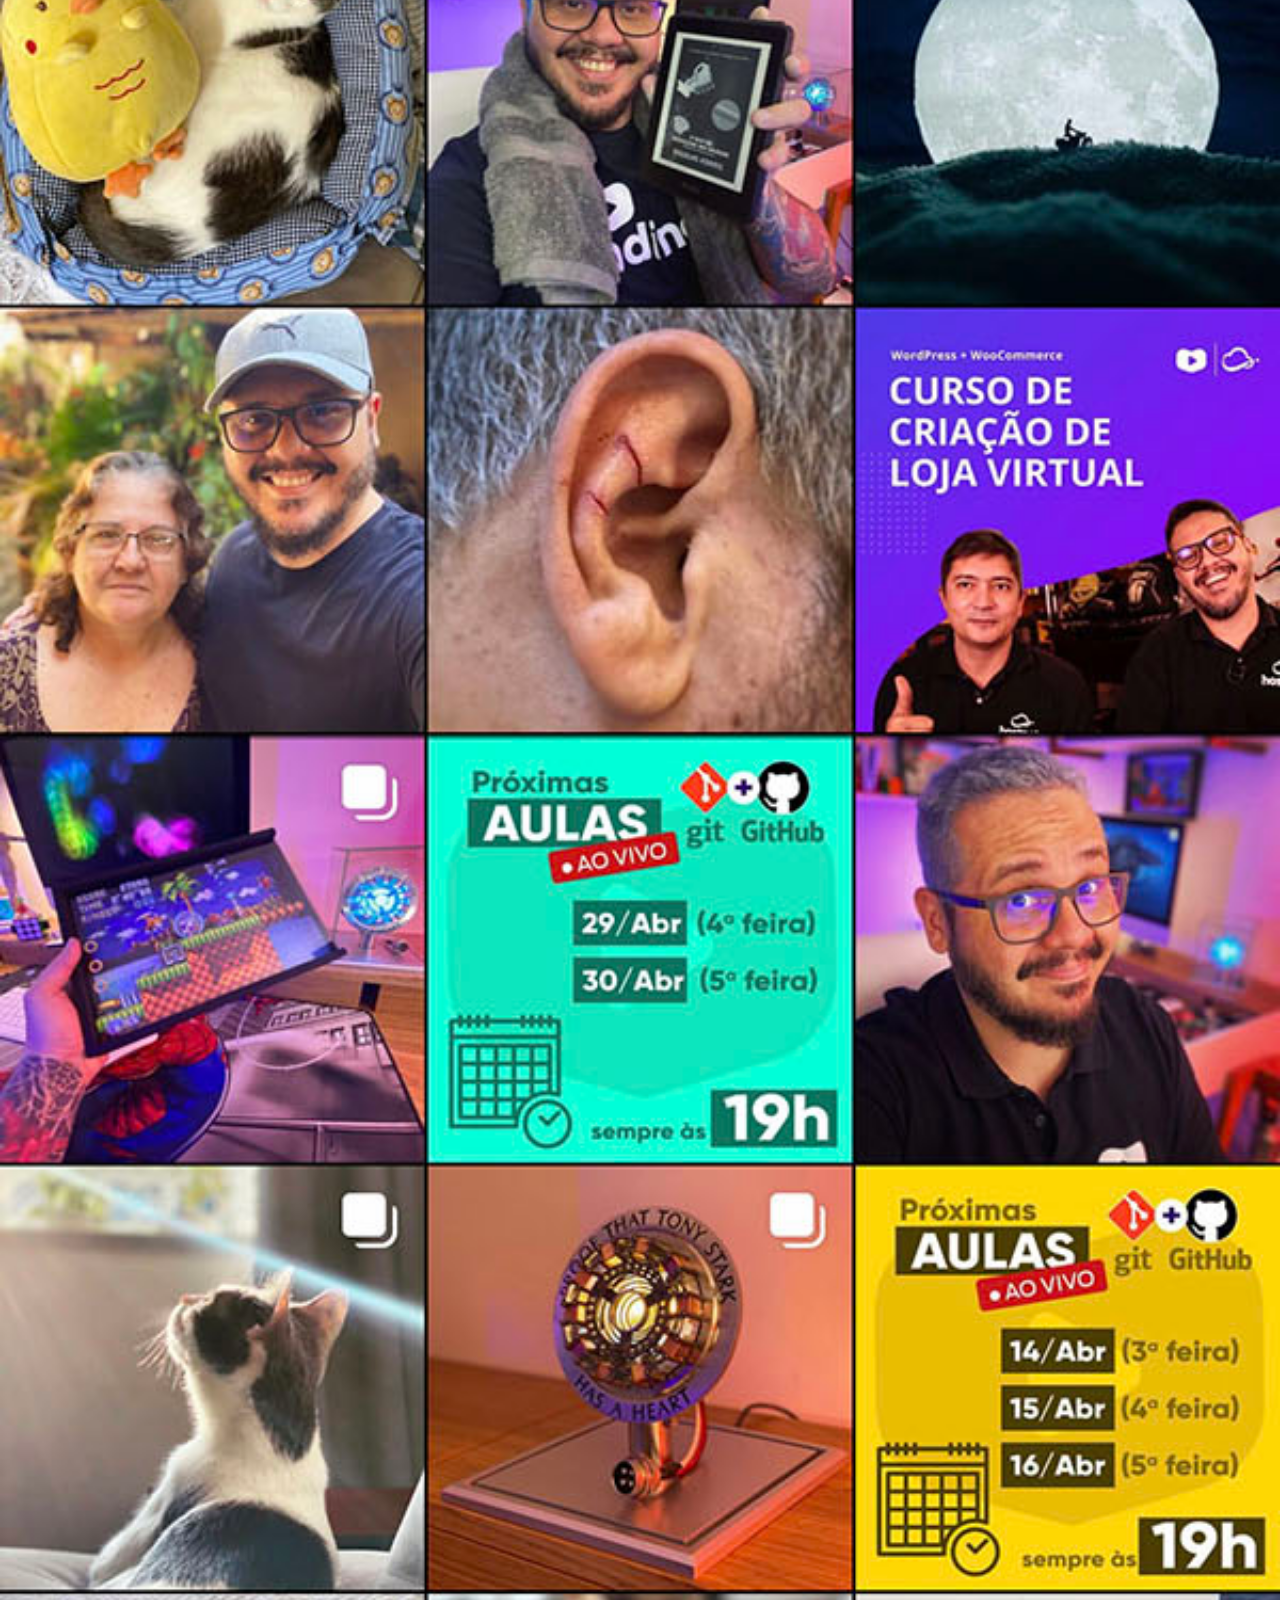
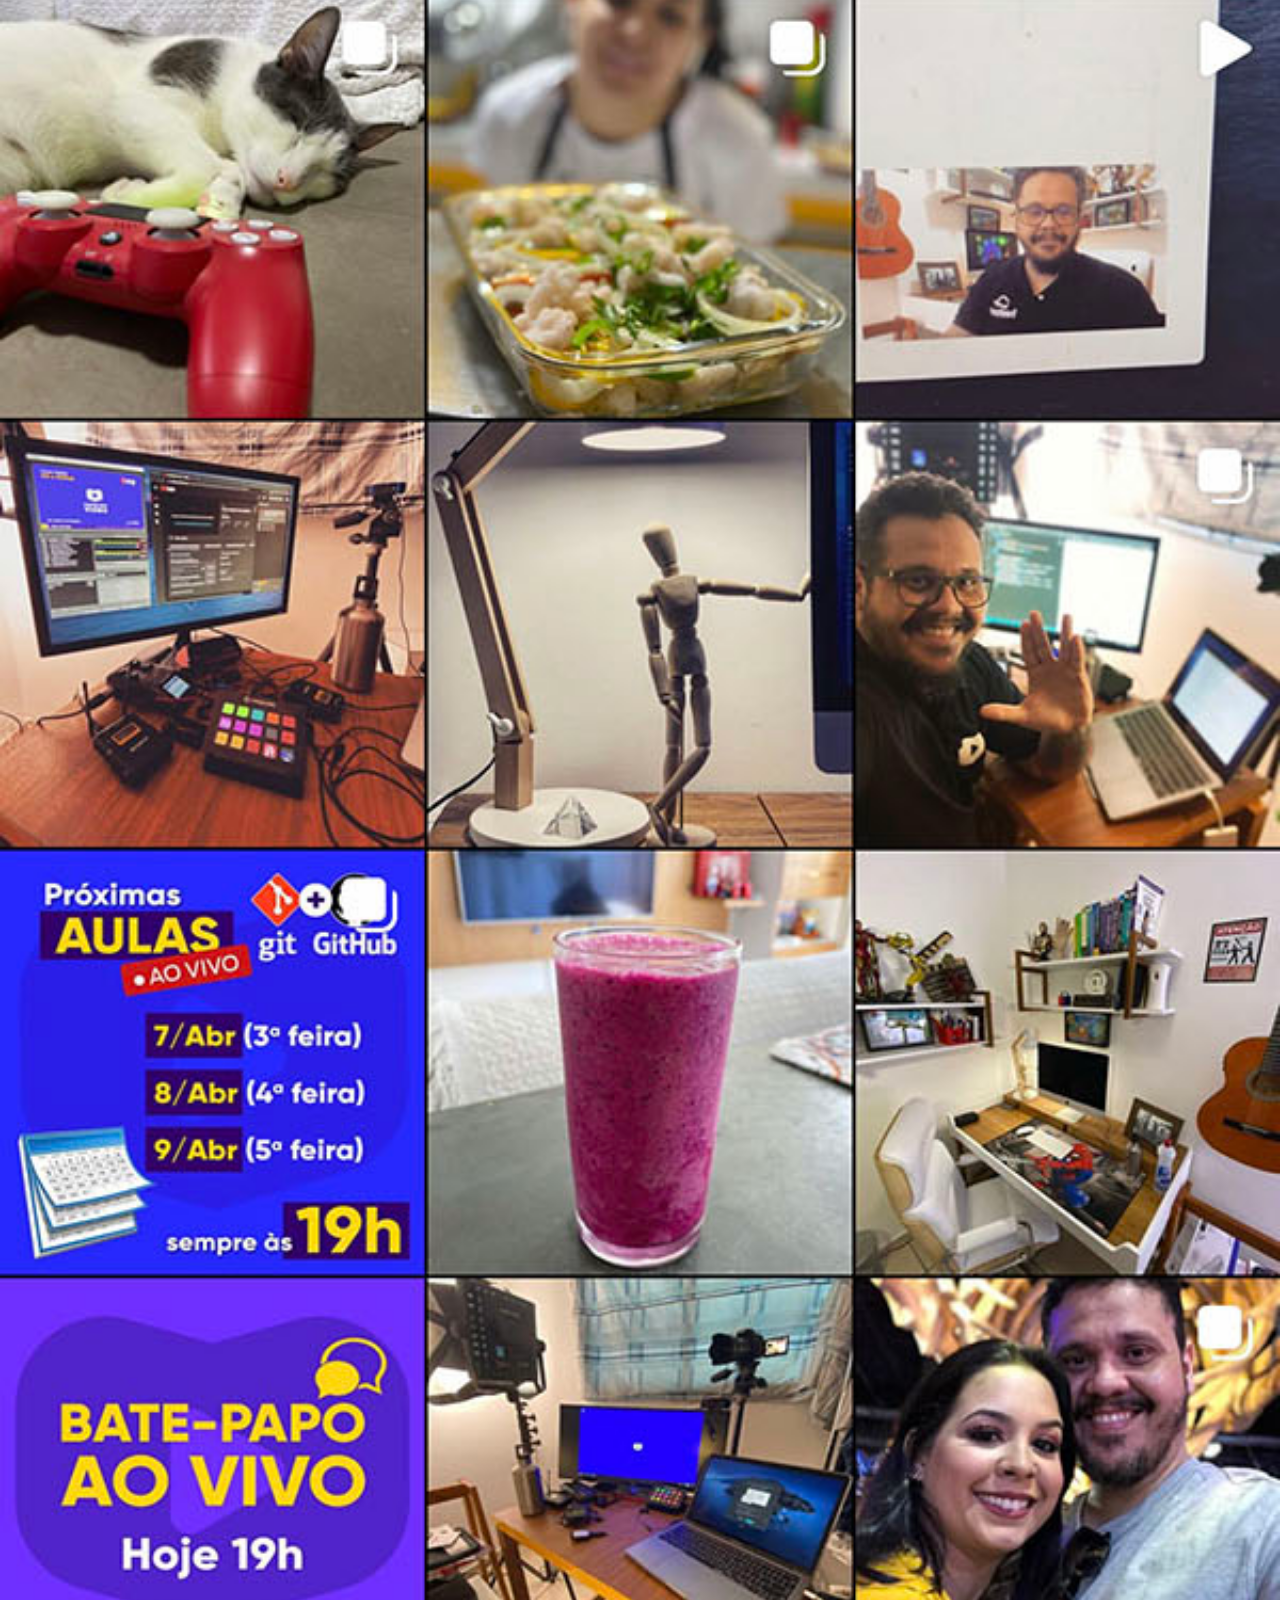
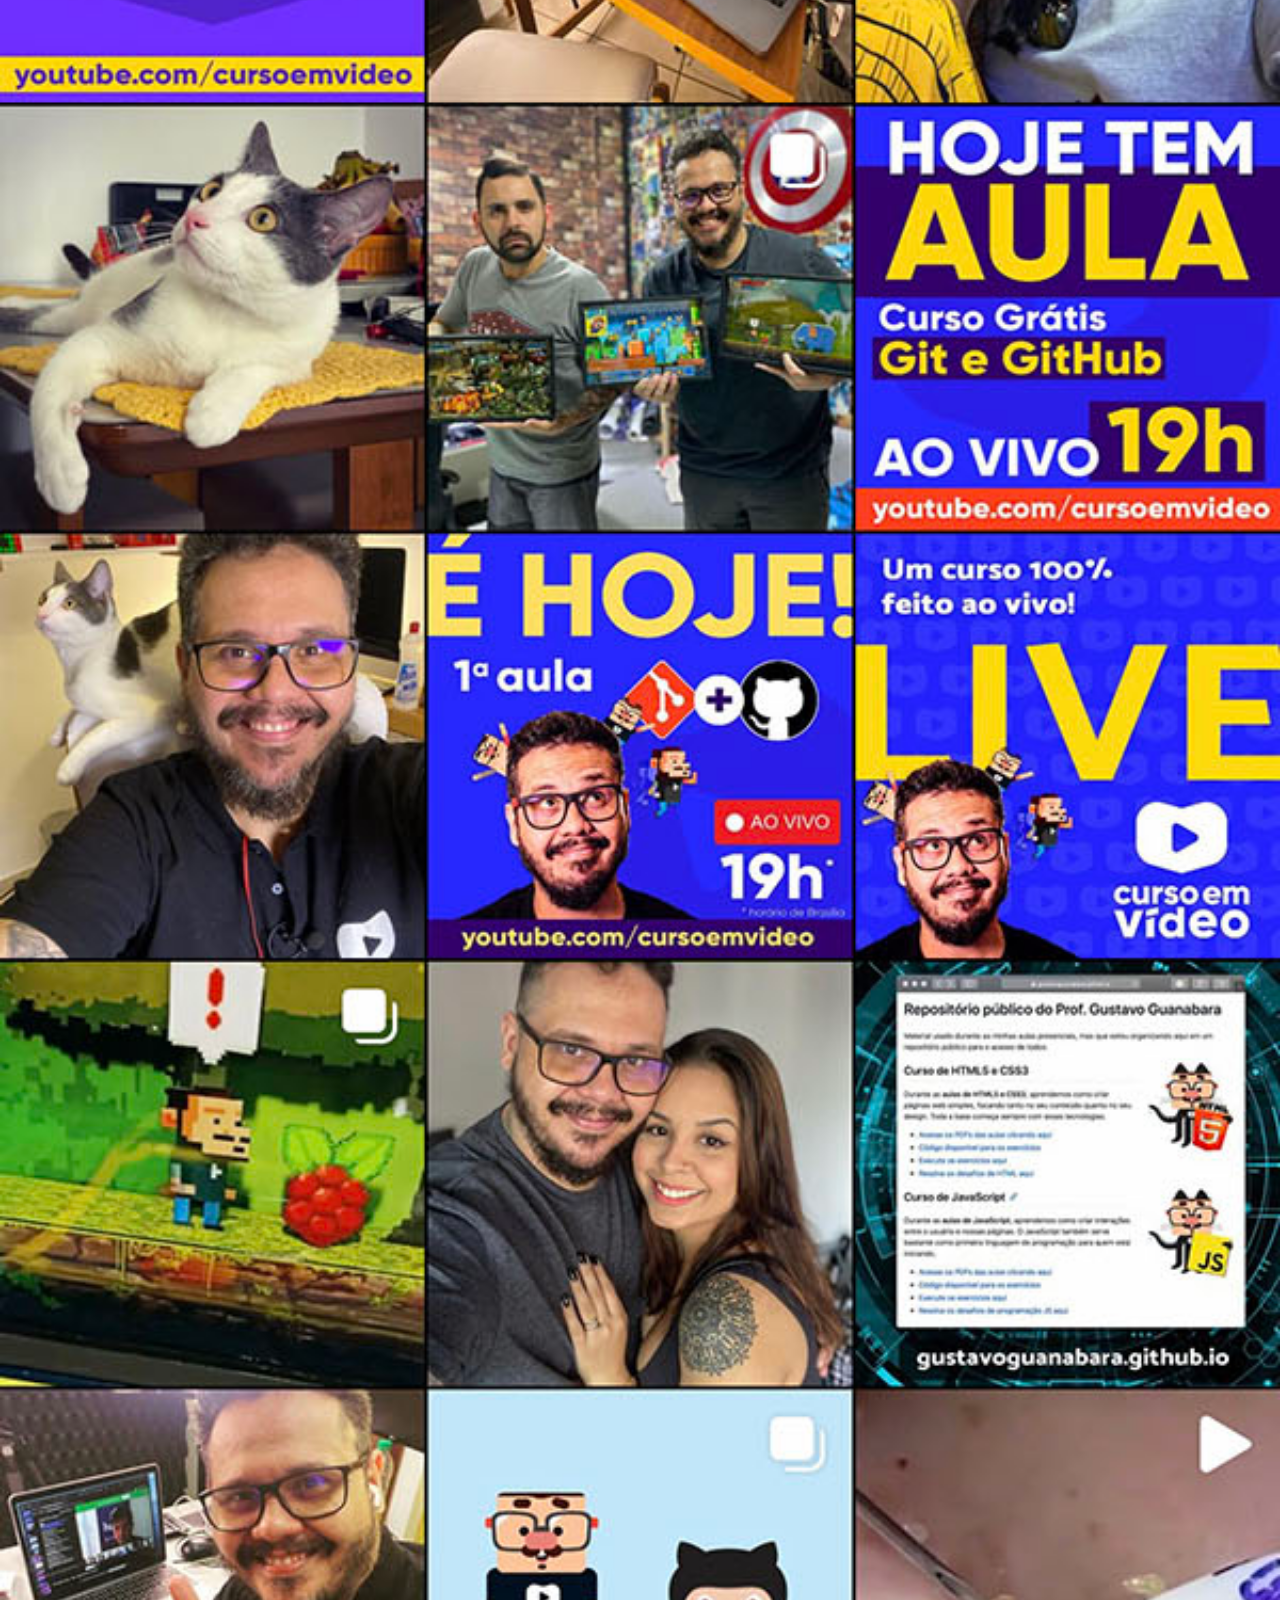
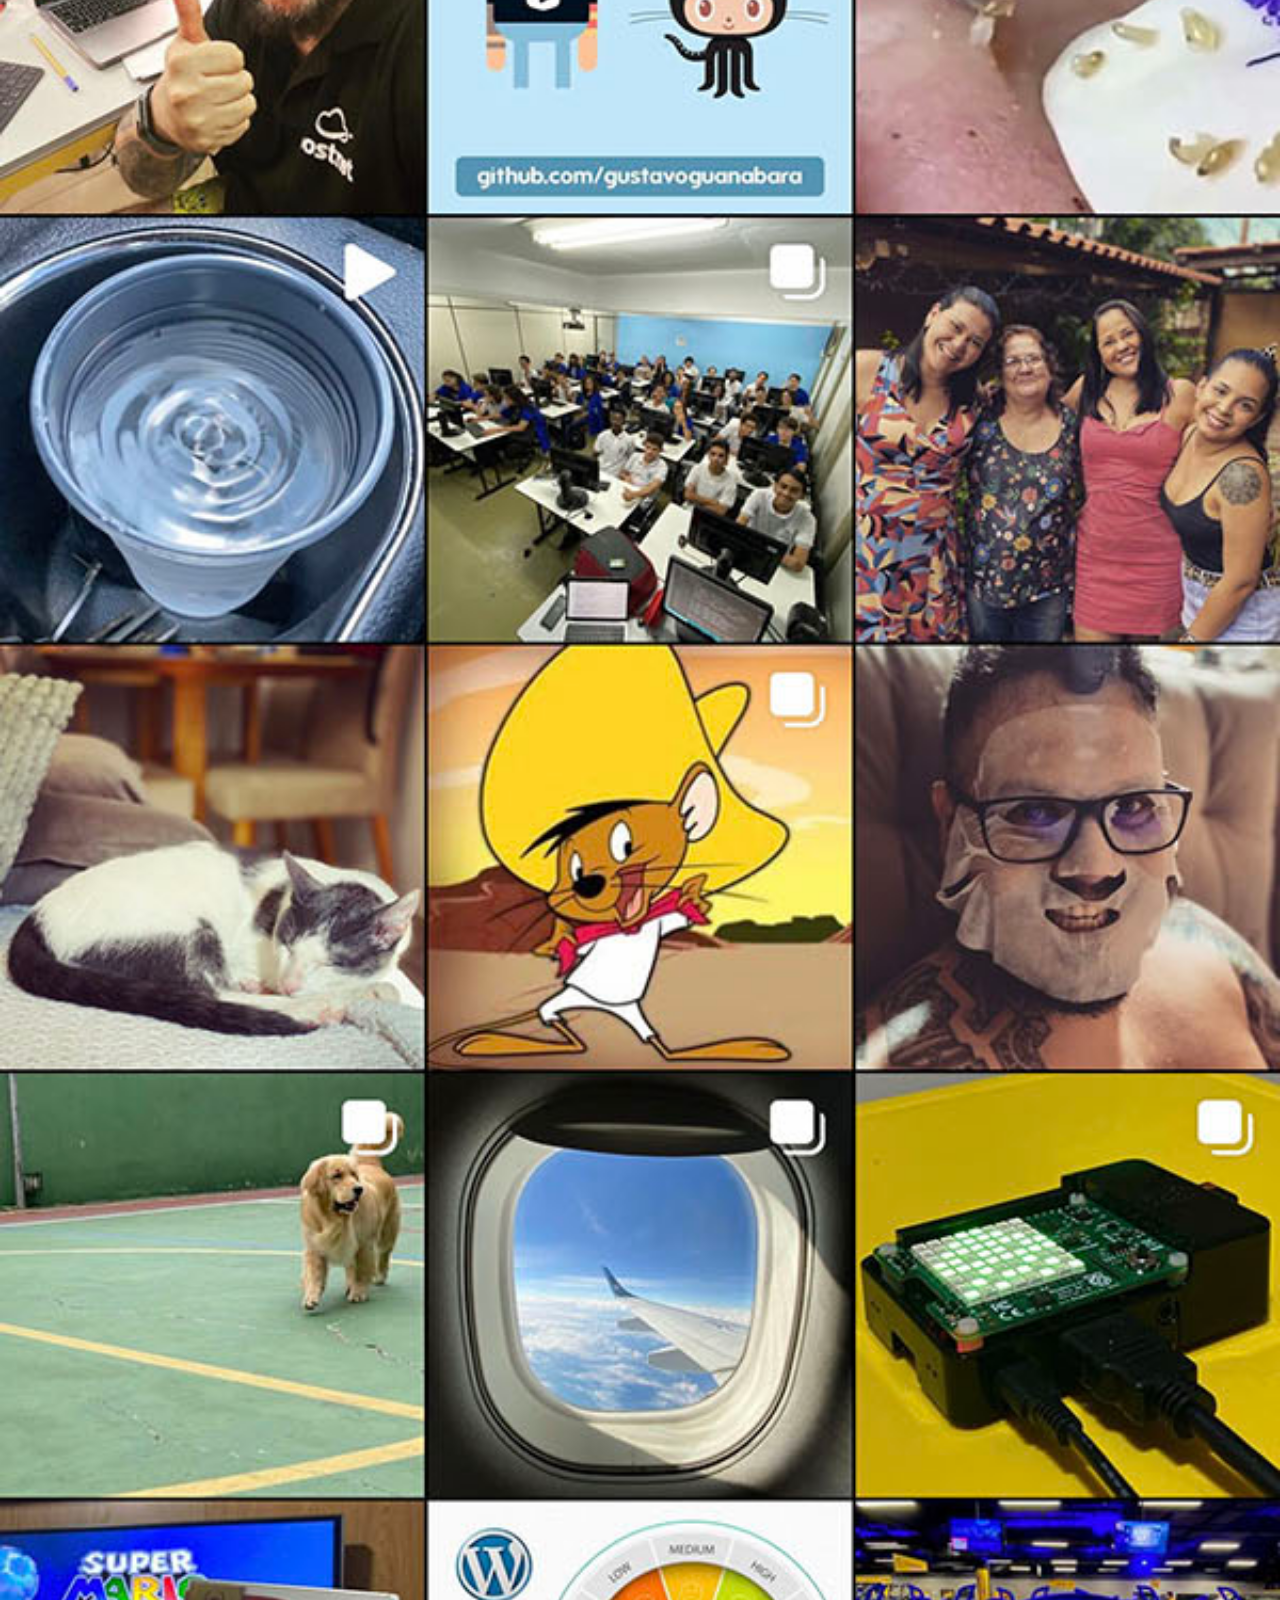
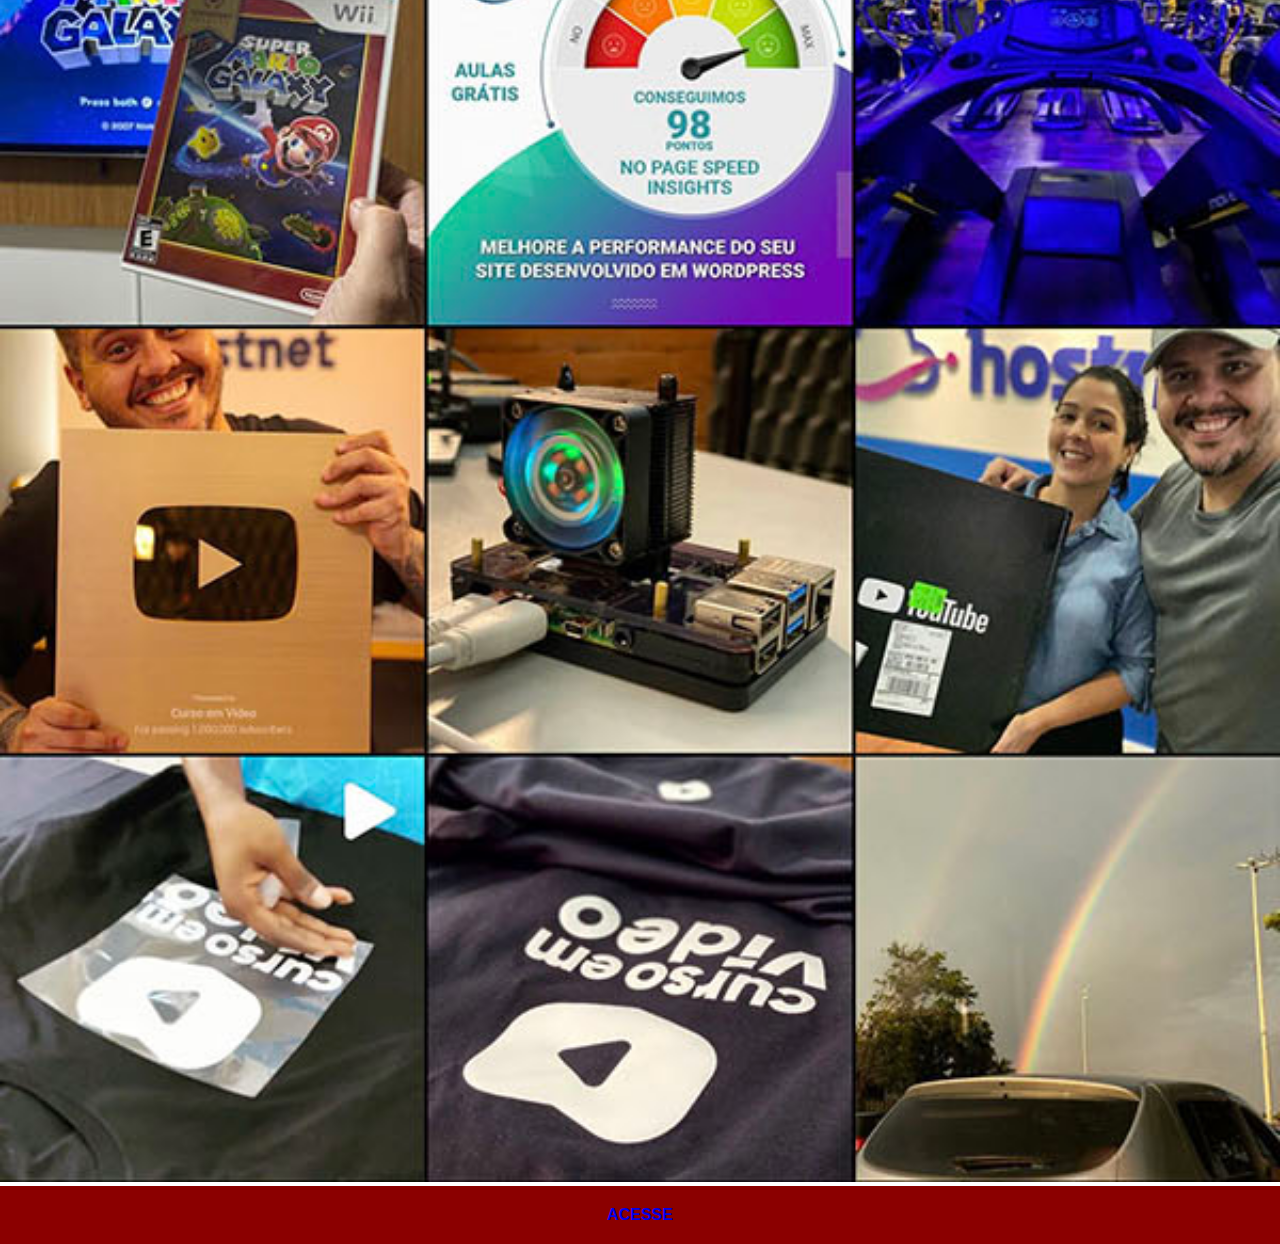
<file: instagram.html>
<!DOCTYPE html>
<html lang="pt-br">
<head>
    <meta charset="UTF-8">
    <meta name="viewport" content="width=device-width, initial-scale=1.0">
    <title> instagram</title>
        <link rel="stylesheet" href="estilos/social.css">
</head>
<body>
    <img src="imagens/tela-instagram.jpg" alt="instagram">
    <a href="https://www.instagram.com/gustavoguanabara/?hl=en">ACESSE</a>
</body>
</html>
</file>
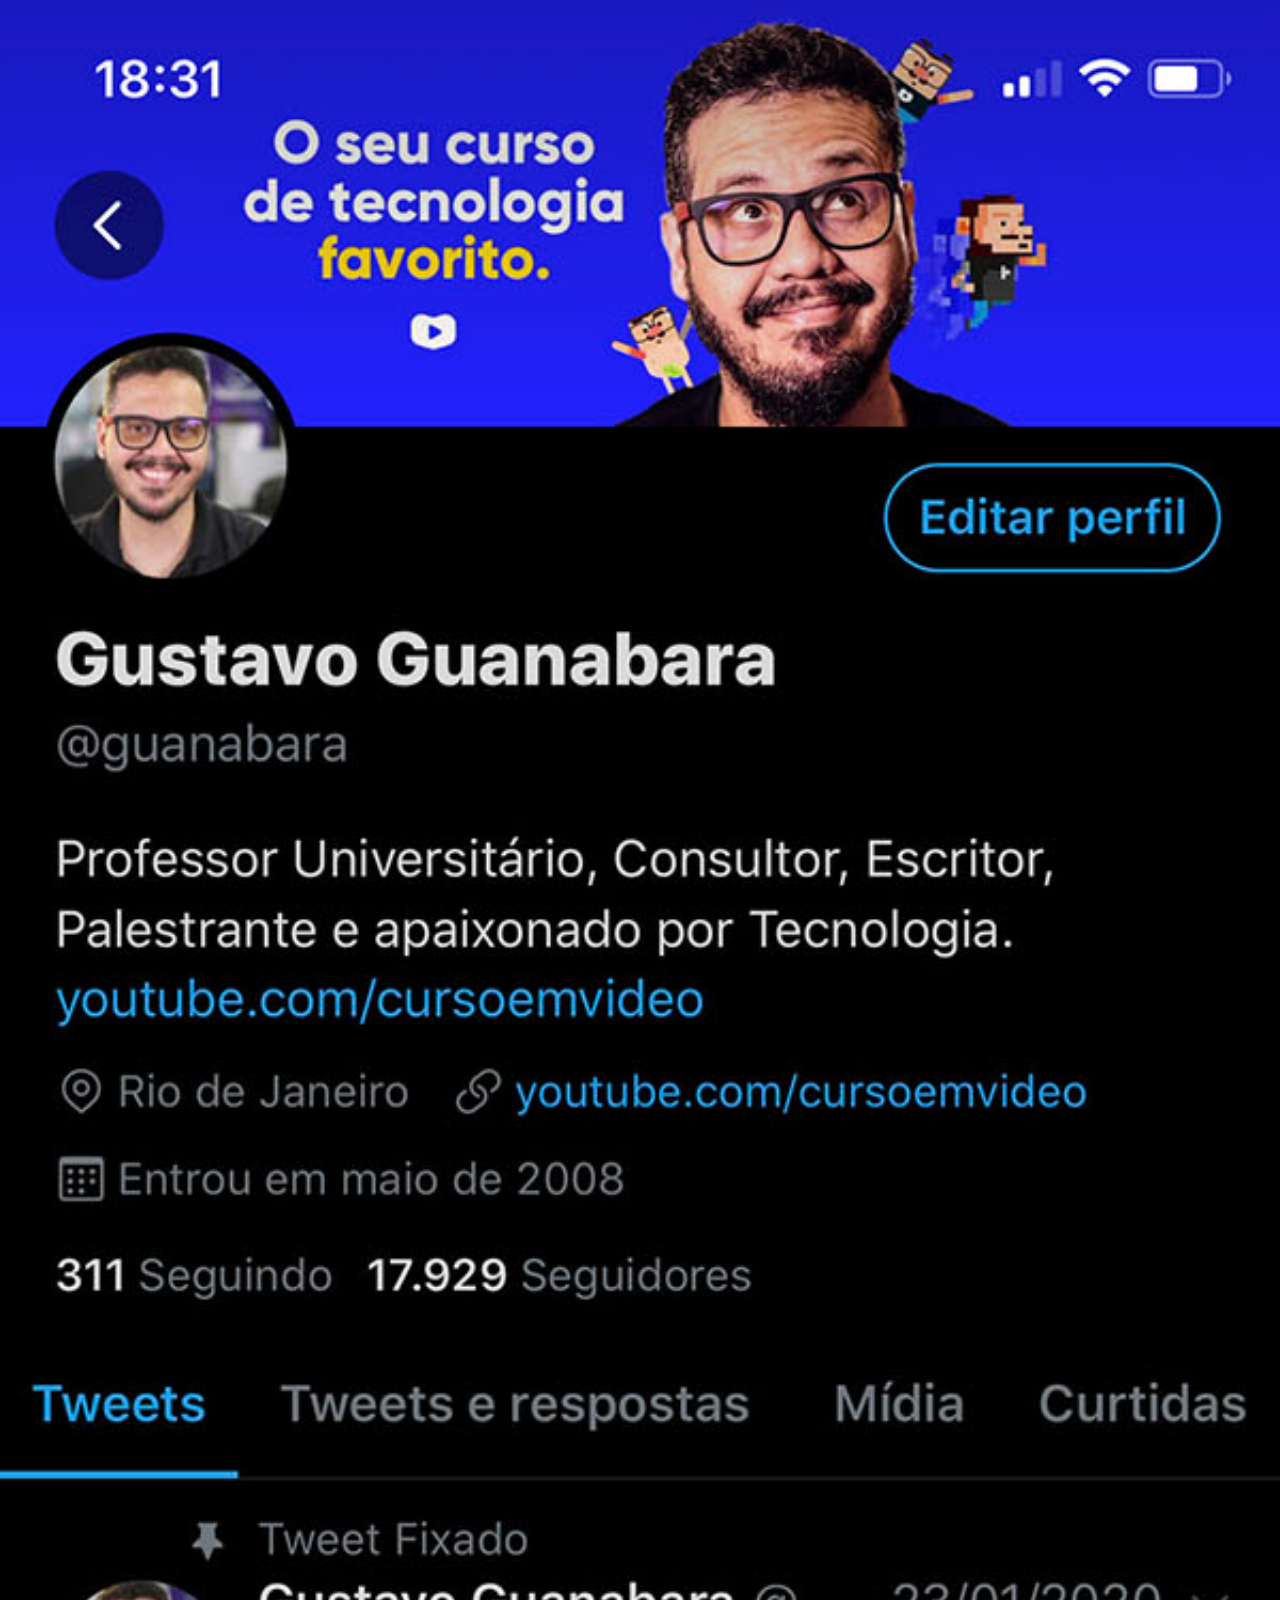
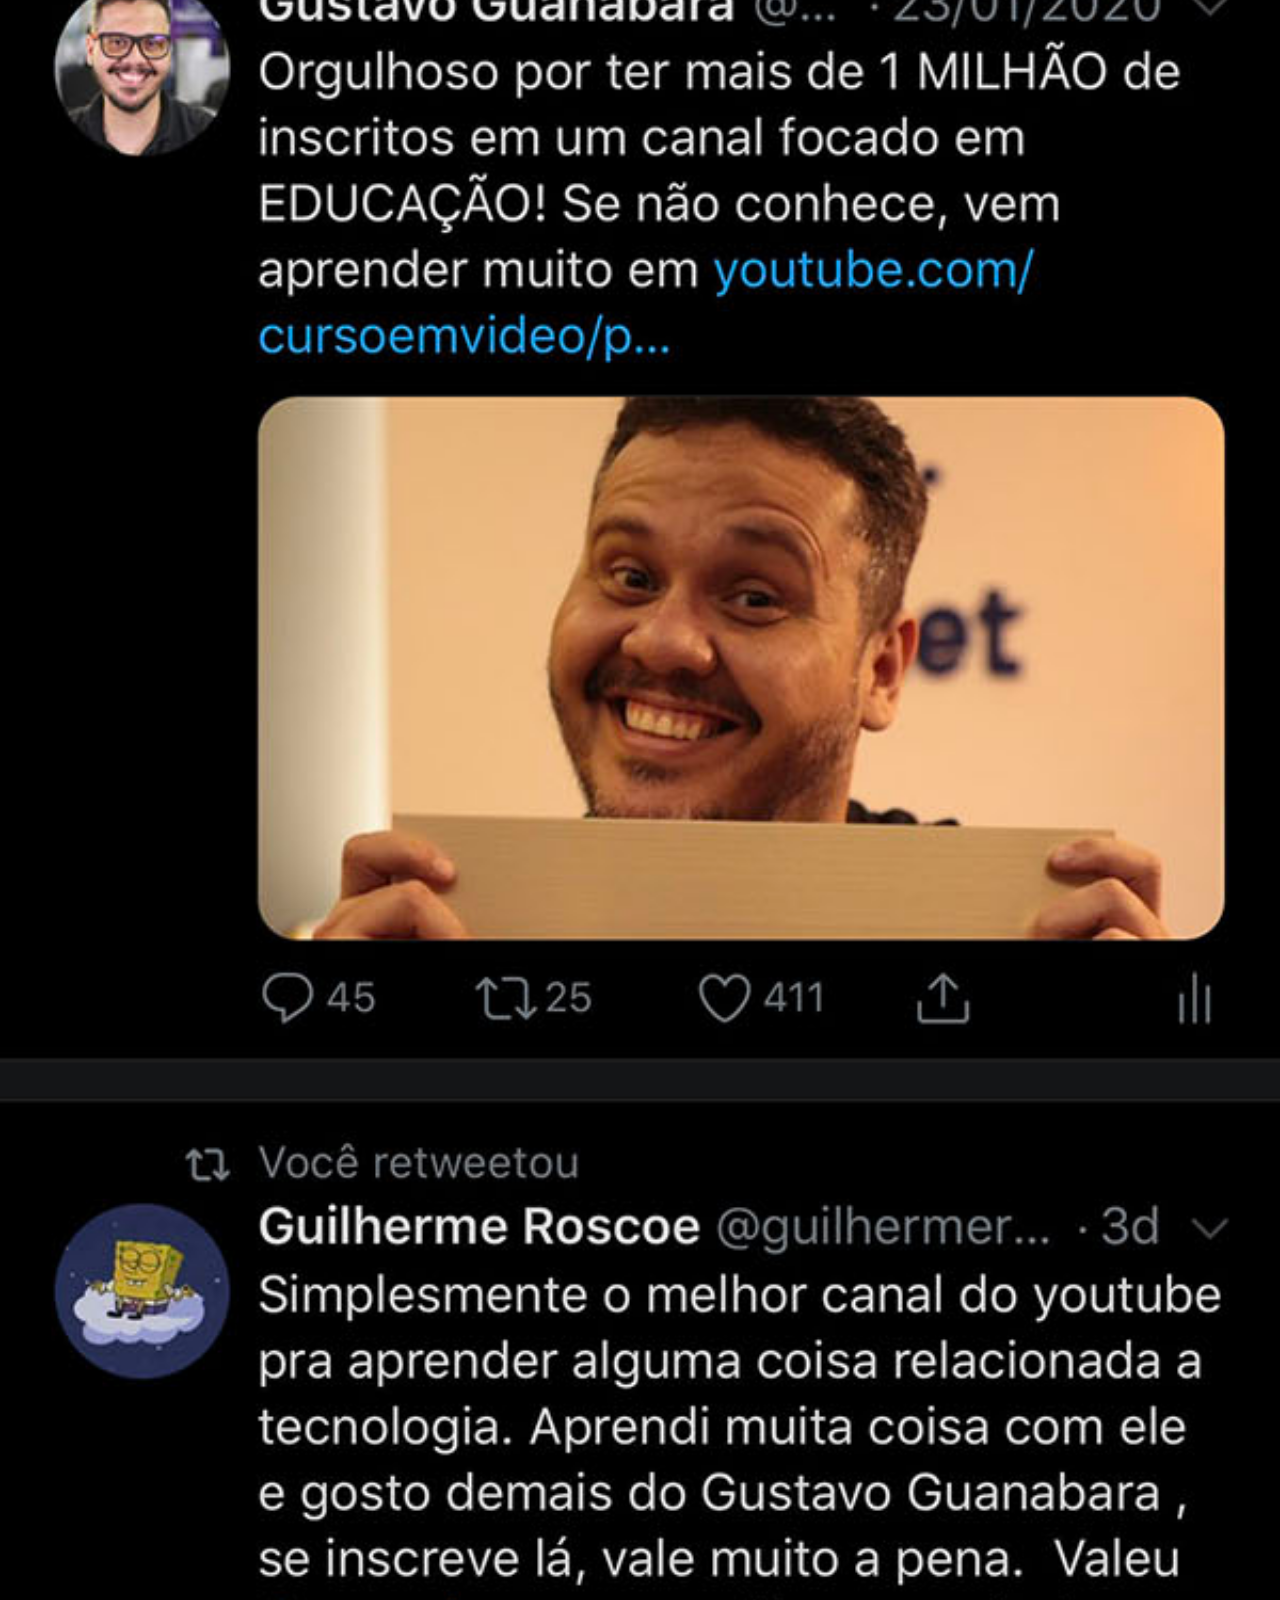
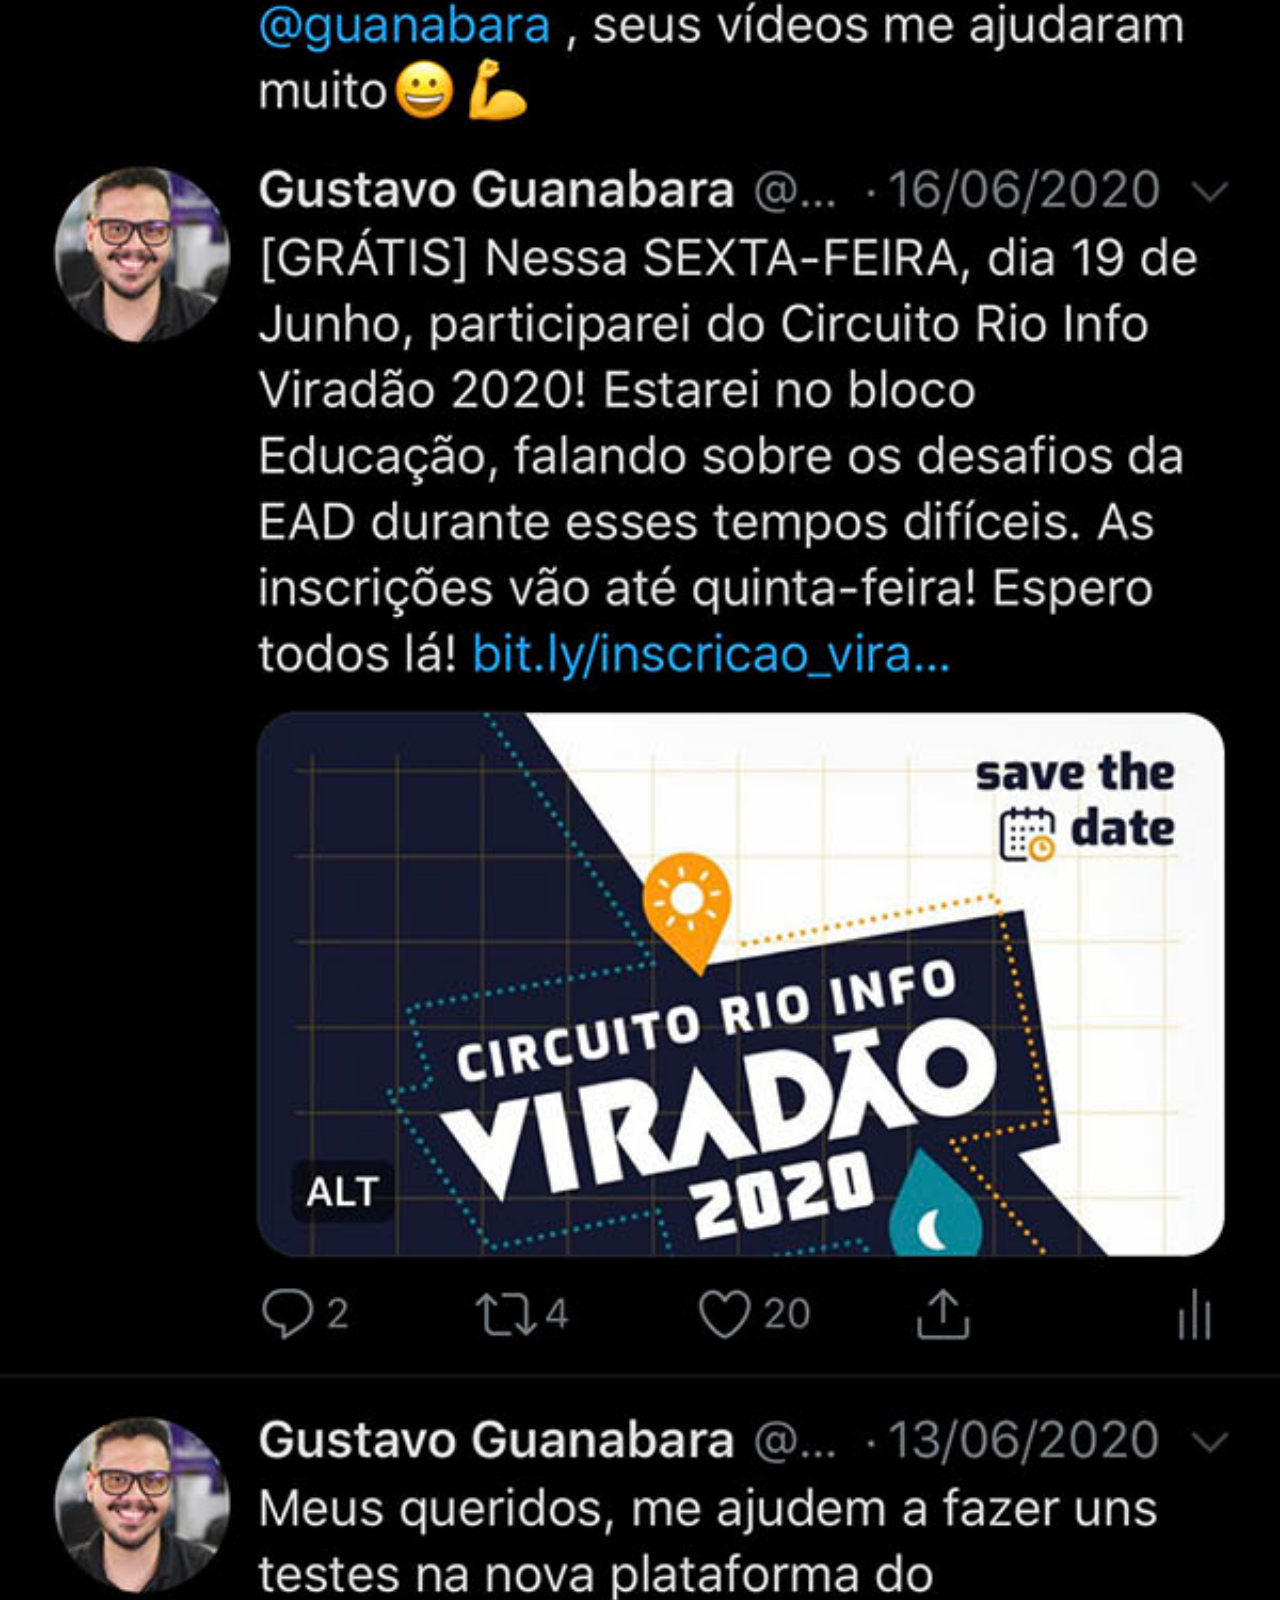
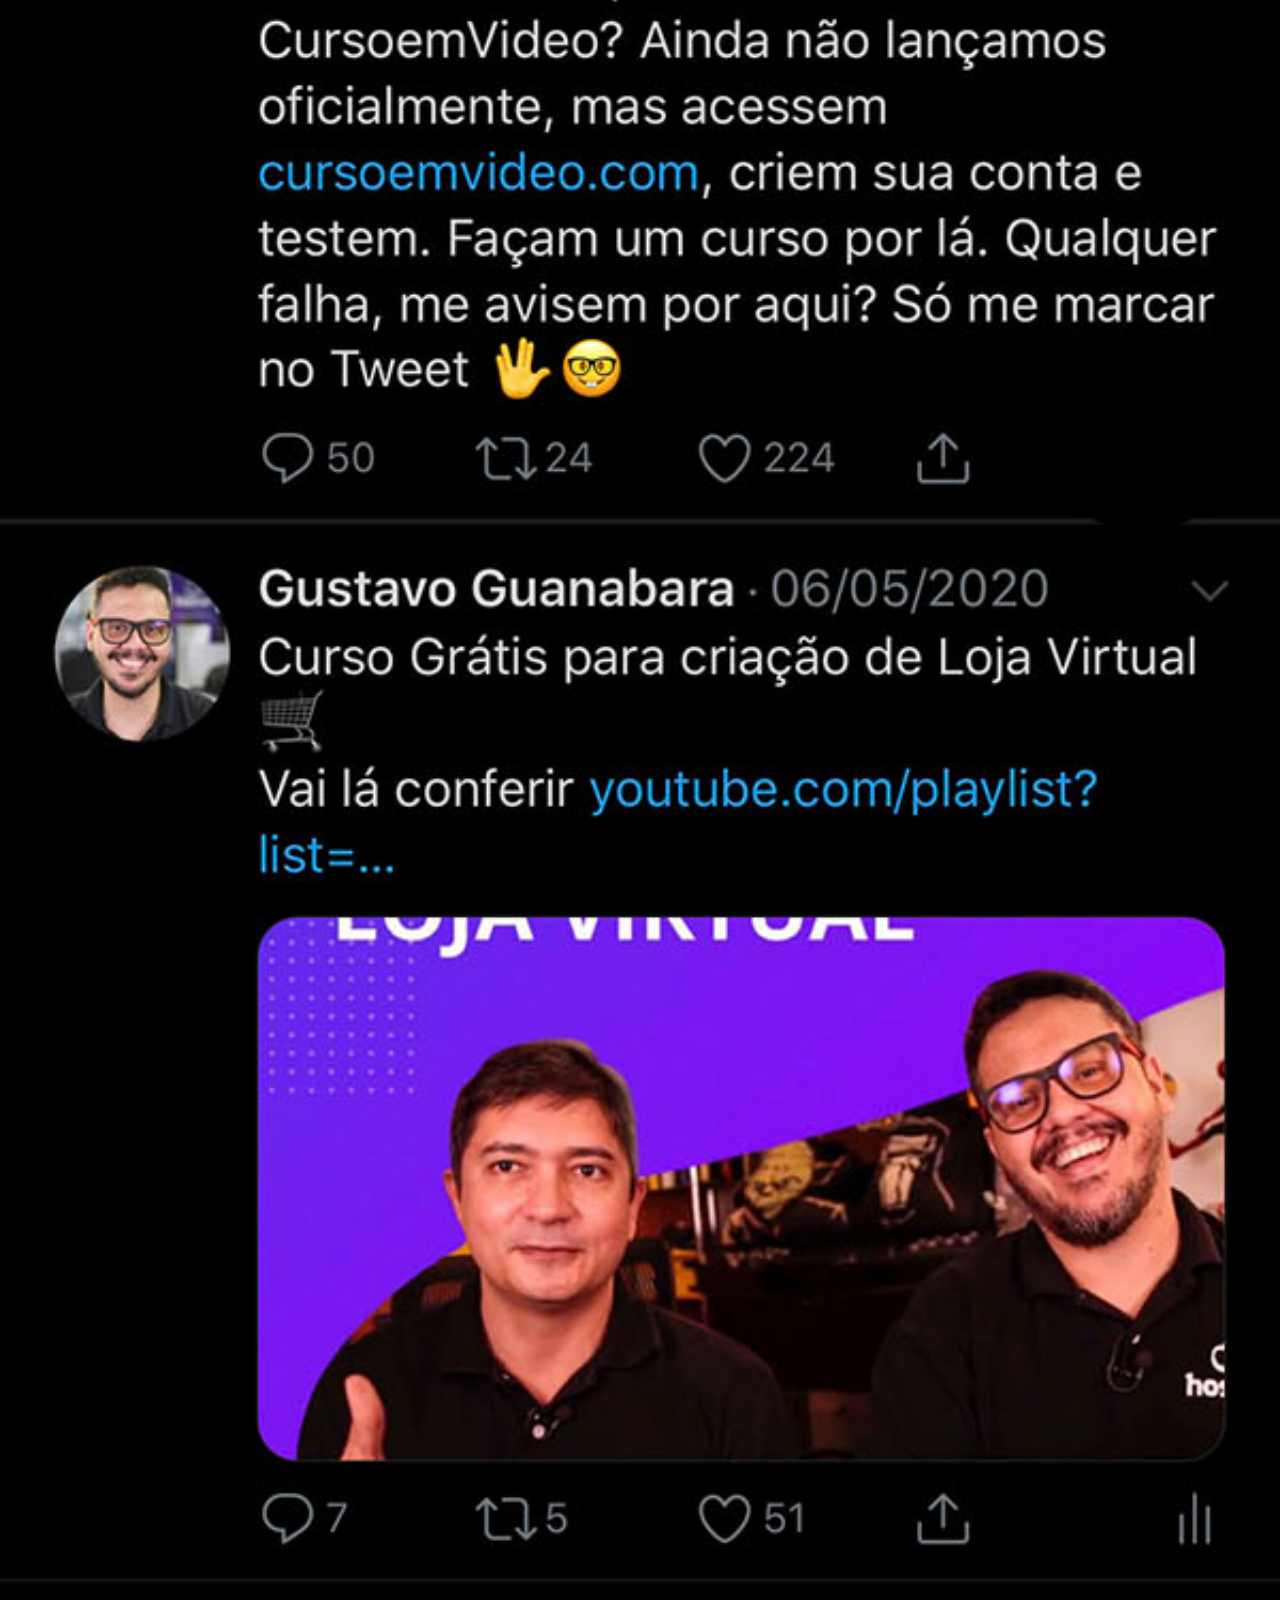
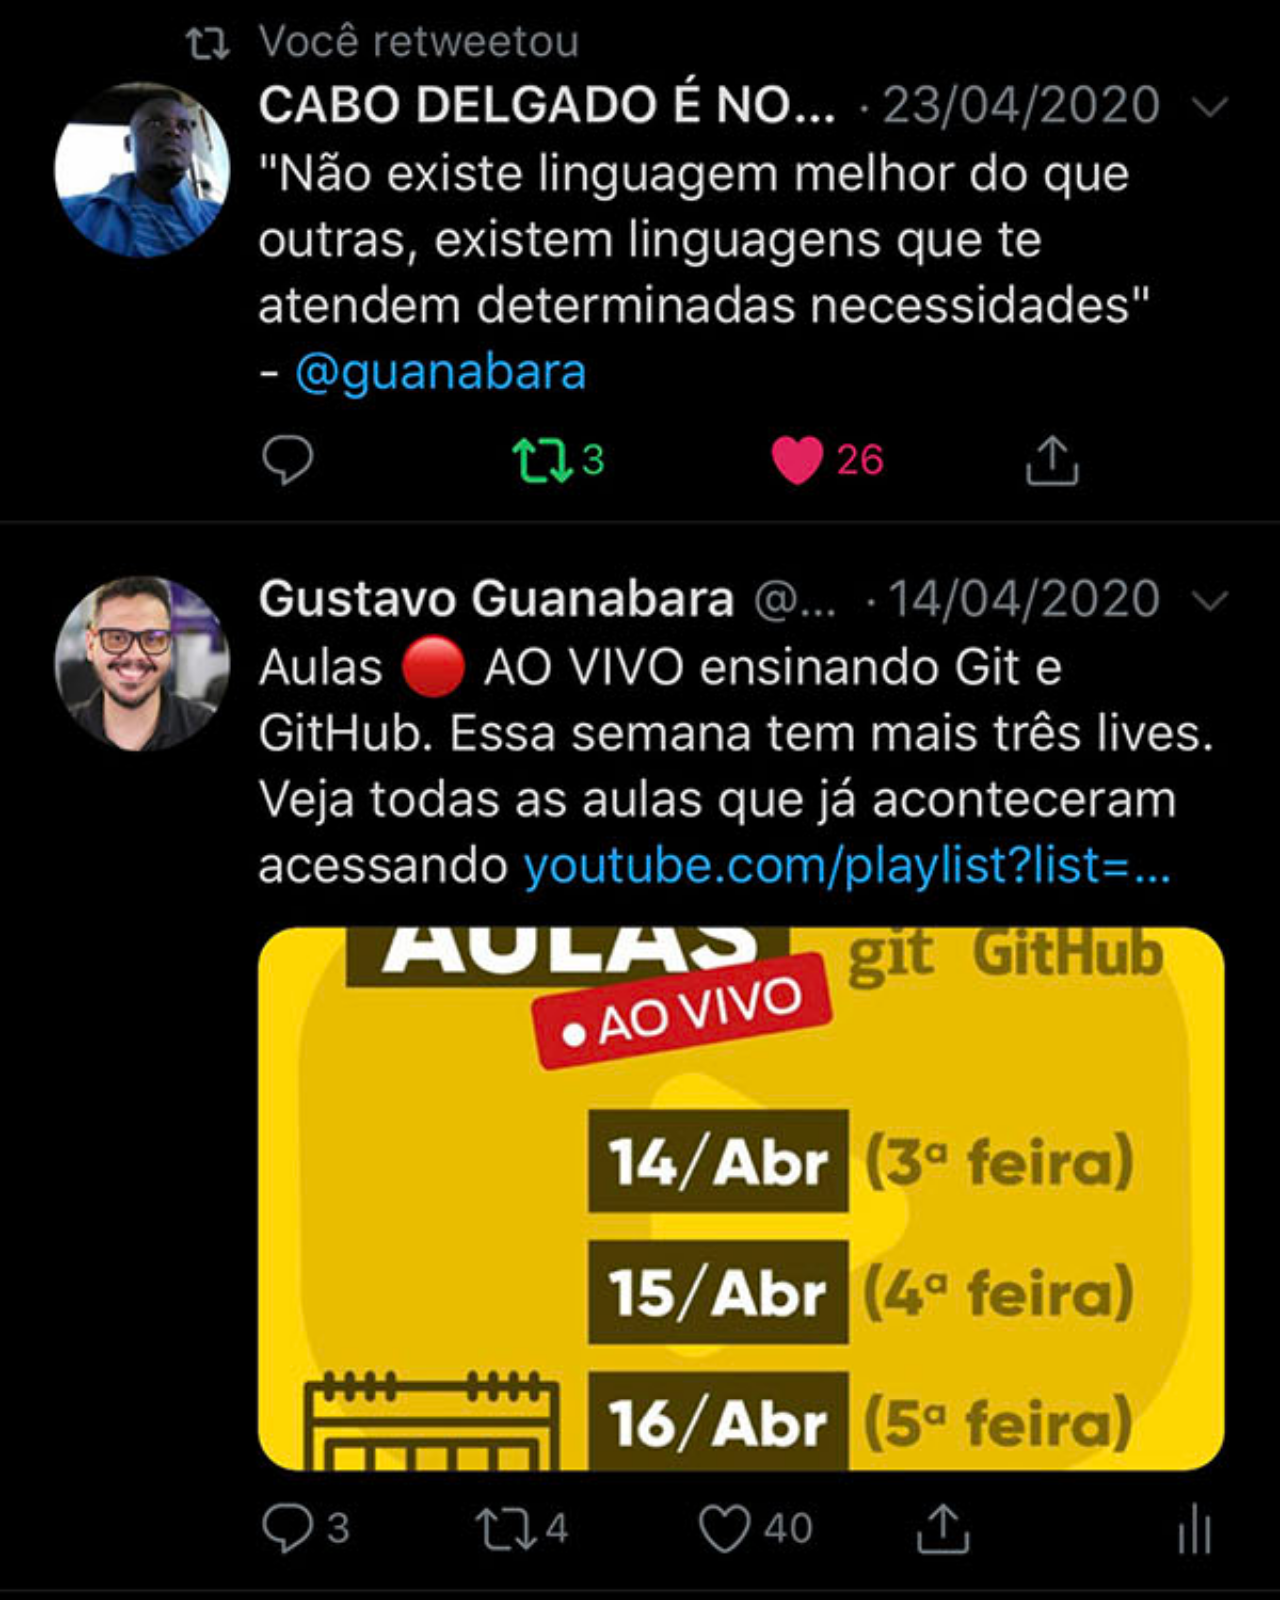
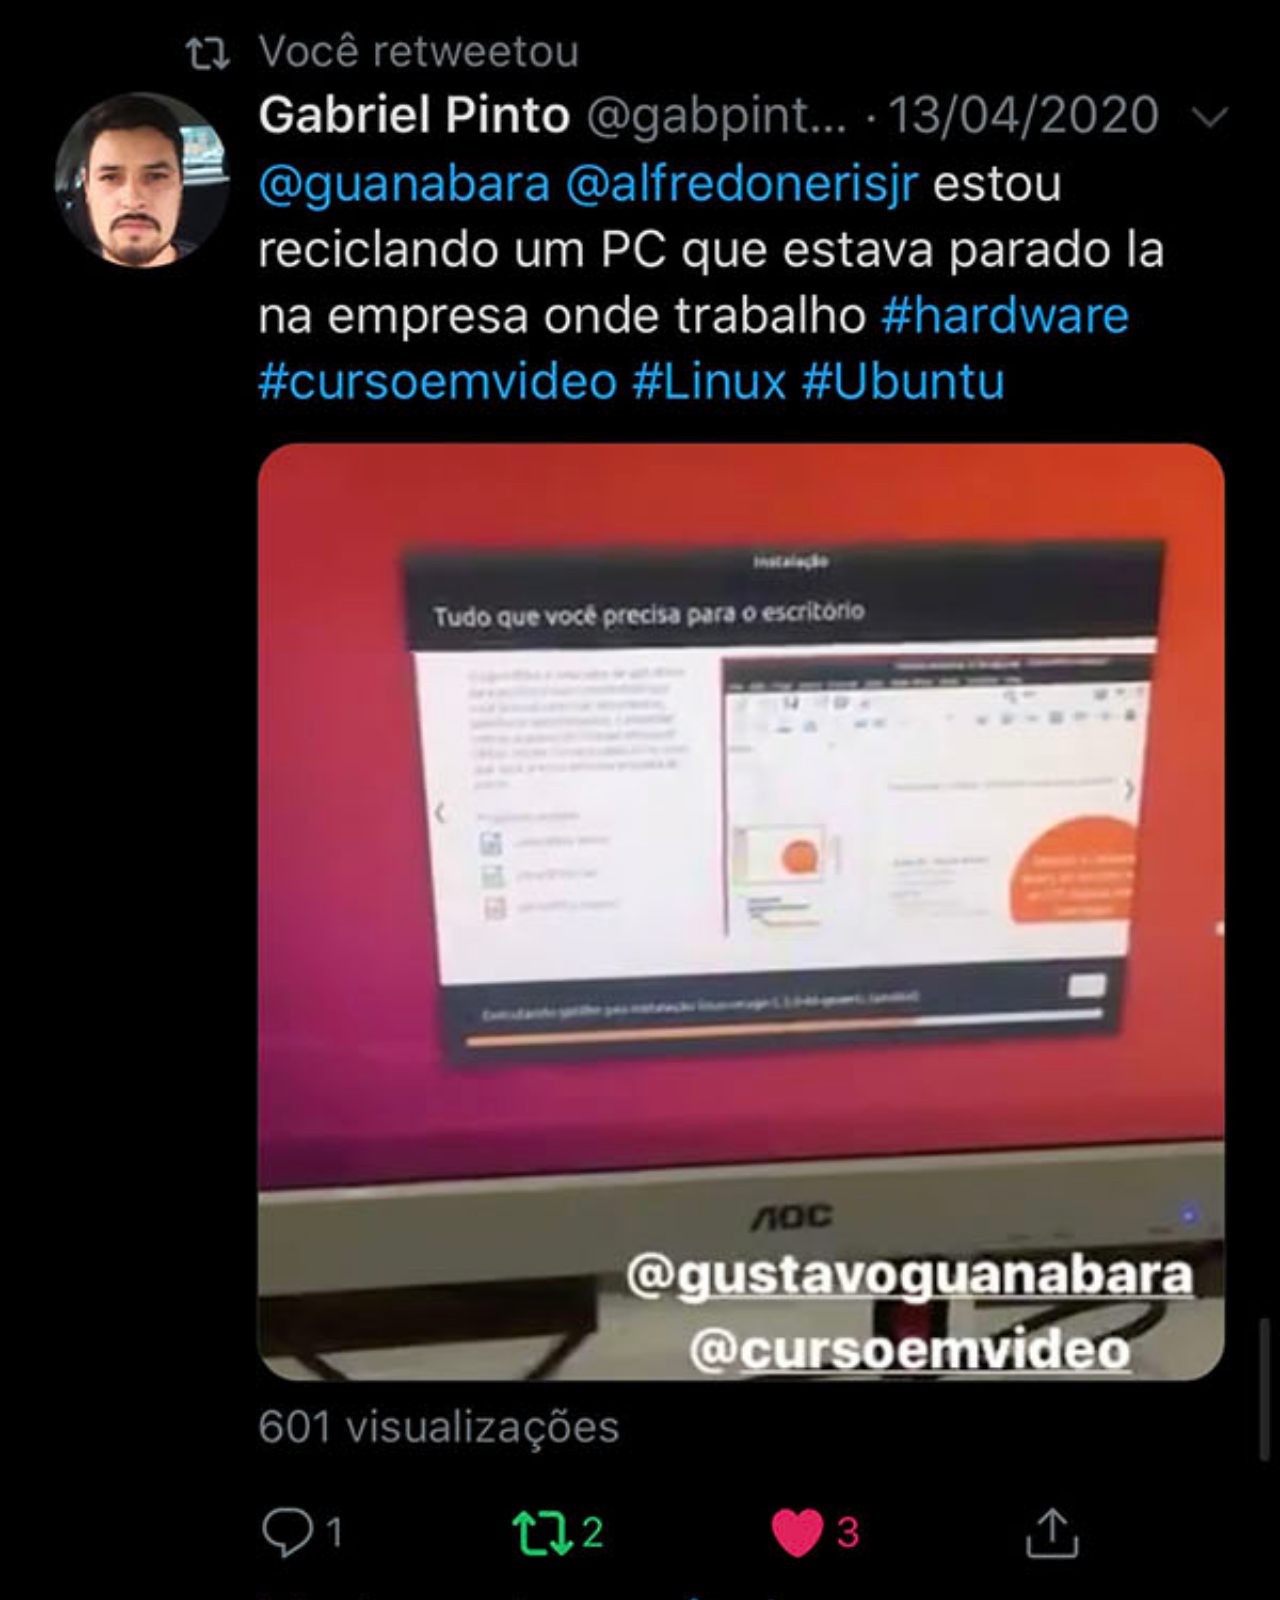
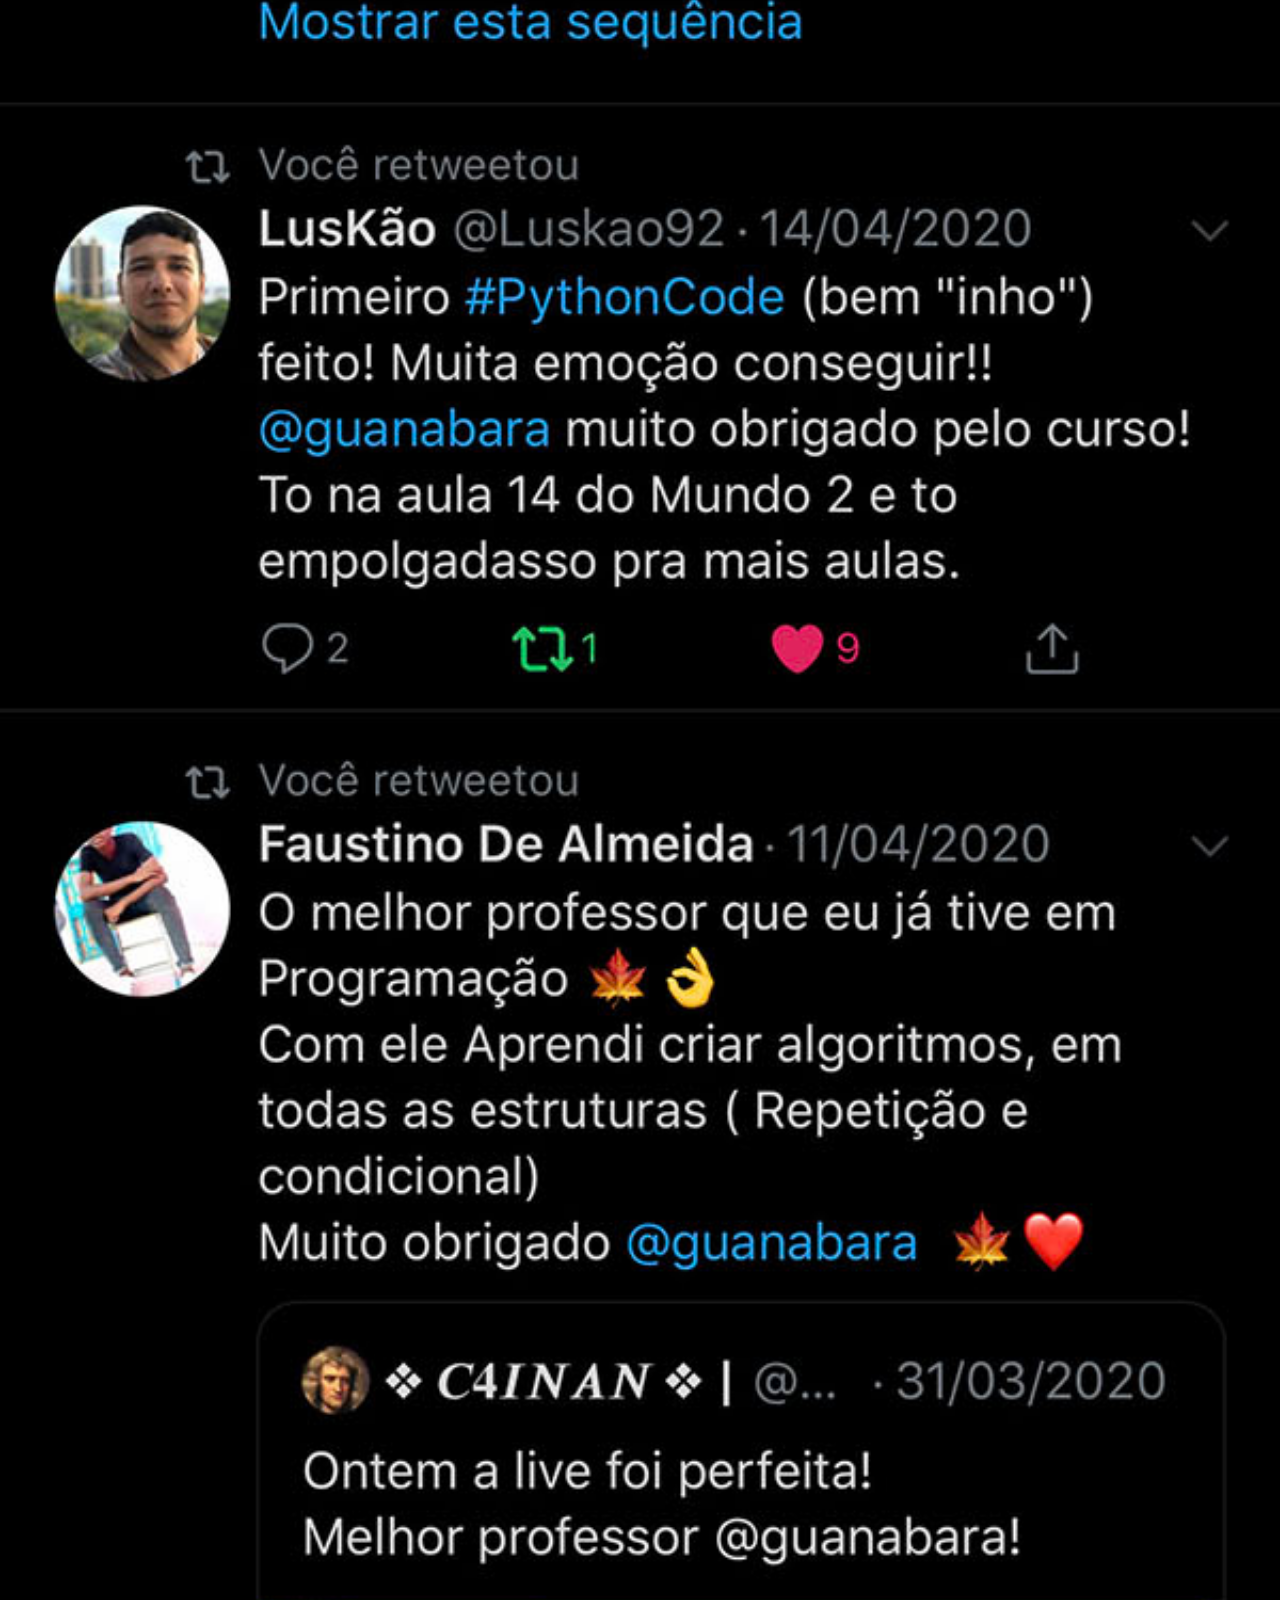
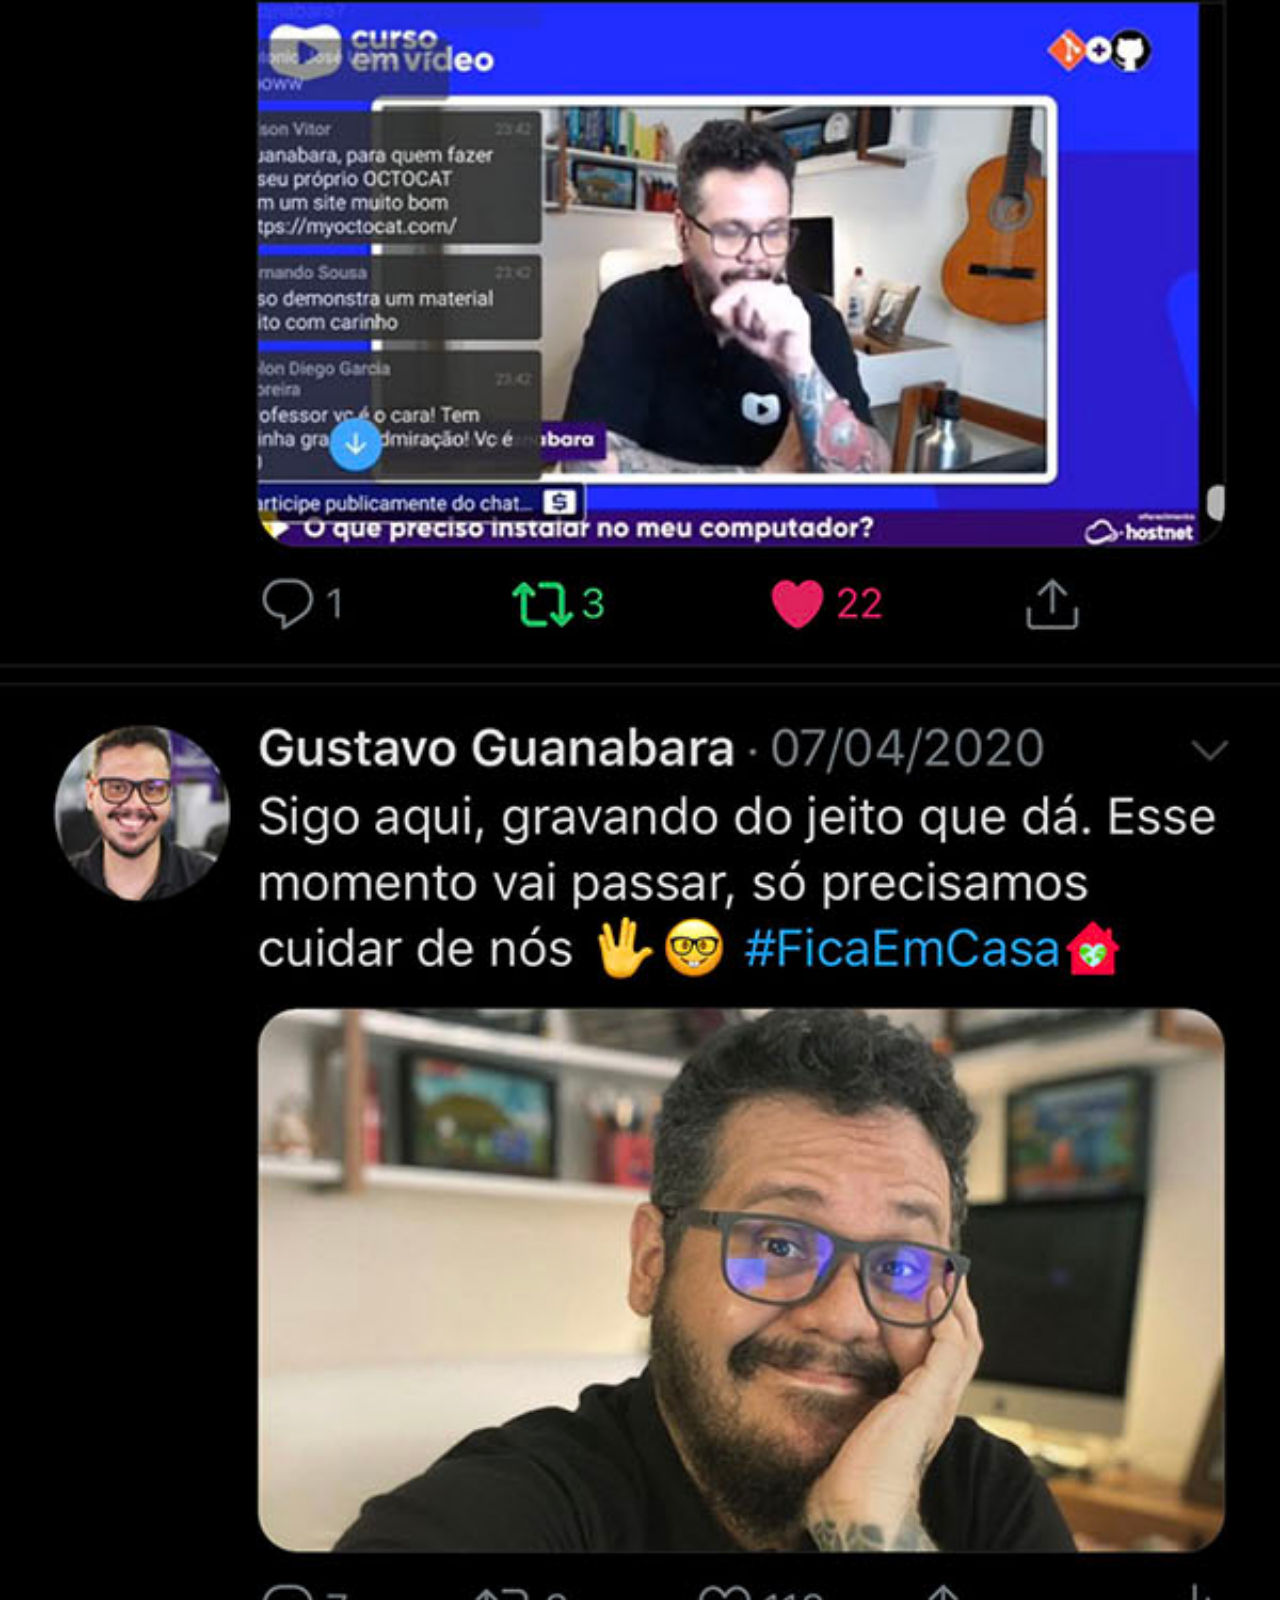
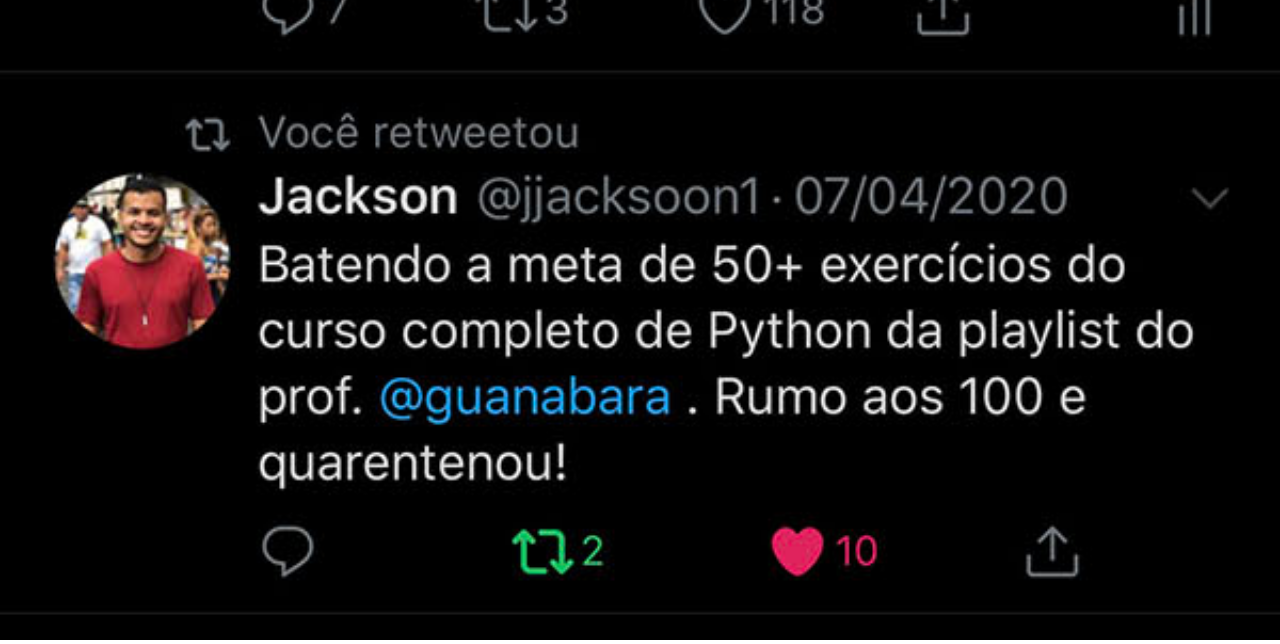
<file: twitter.html>
<!DOCTYPE html>
<html lang="en">
<head>
    <meta charset="UTF-8">
    <meta name="viewport" content="width=device-width, initial-scale=1.0">
    <title>Document</title>
    <link rel="stylesheet" href="estilos/social.css">
</head>
<body>
    <img src="imagens/tela-twitter.jpg" alt="twitter">
</body>
</html>
</file>
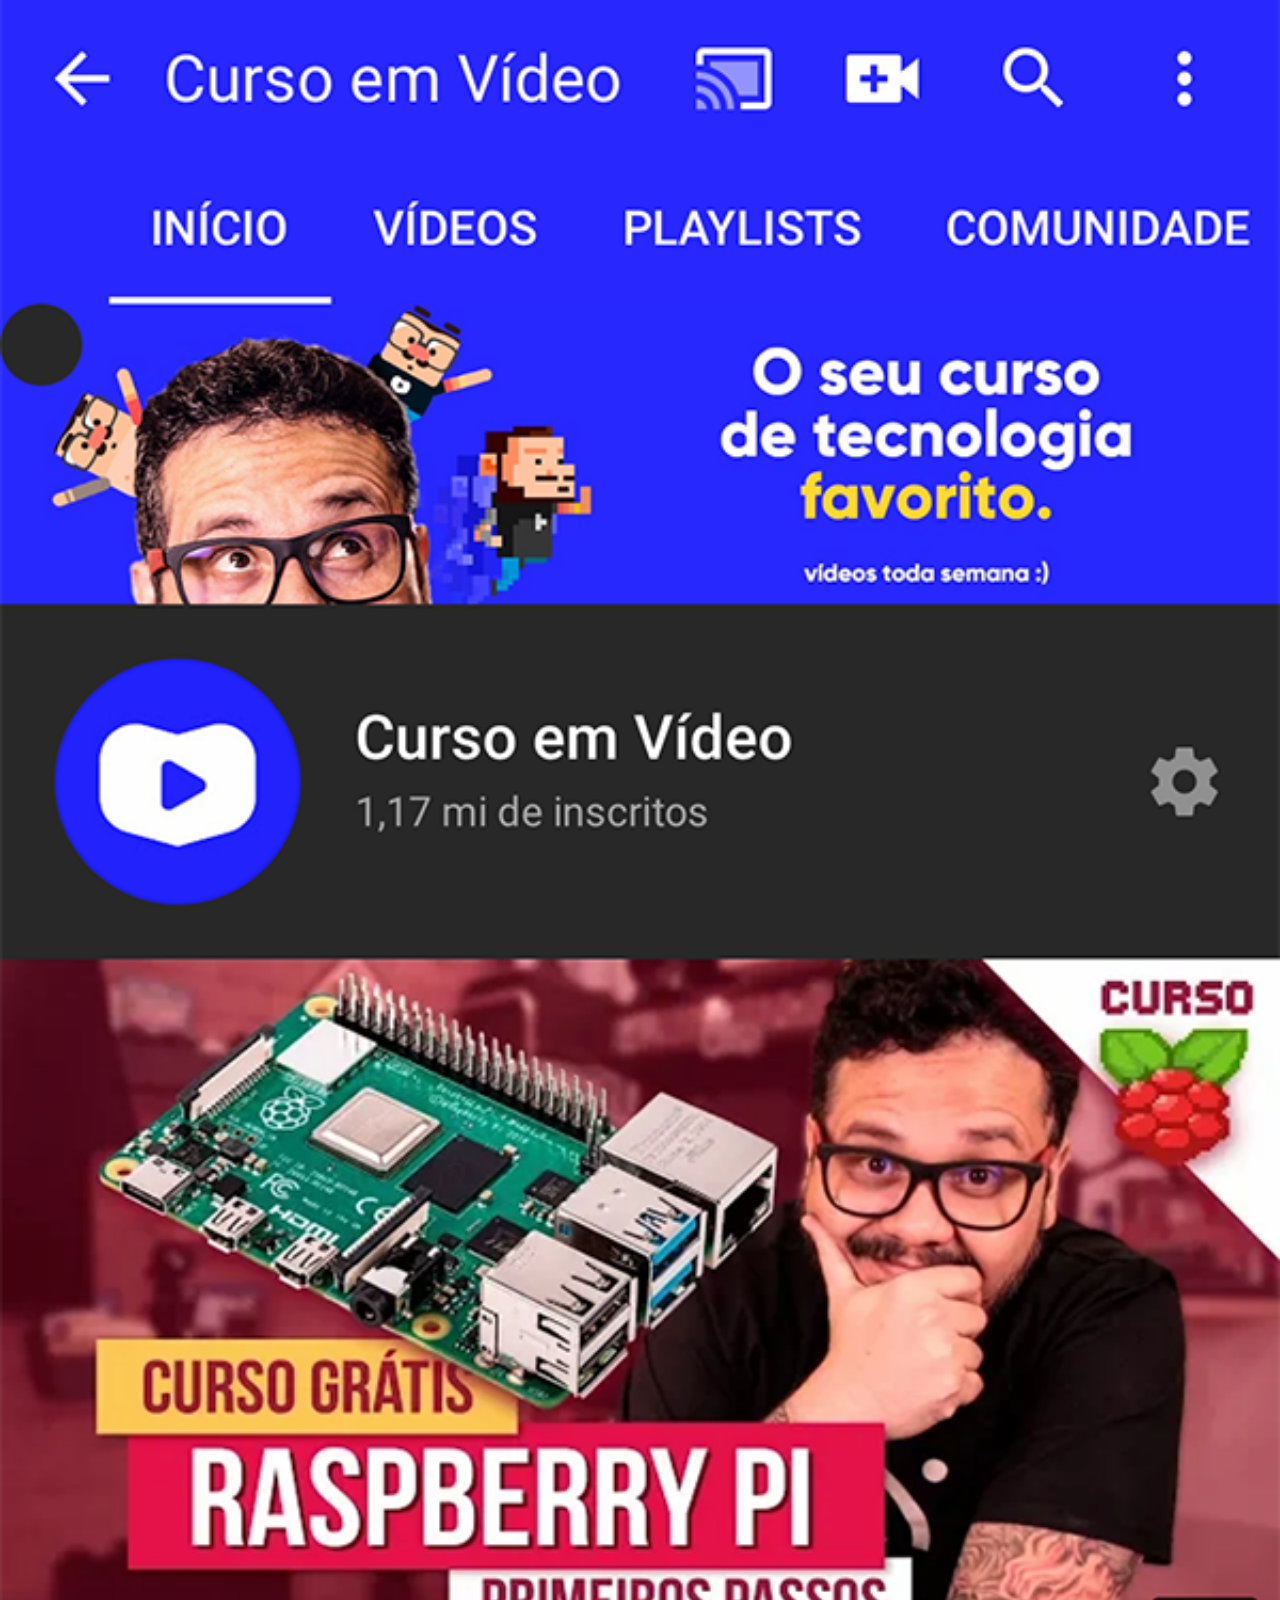
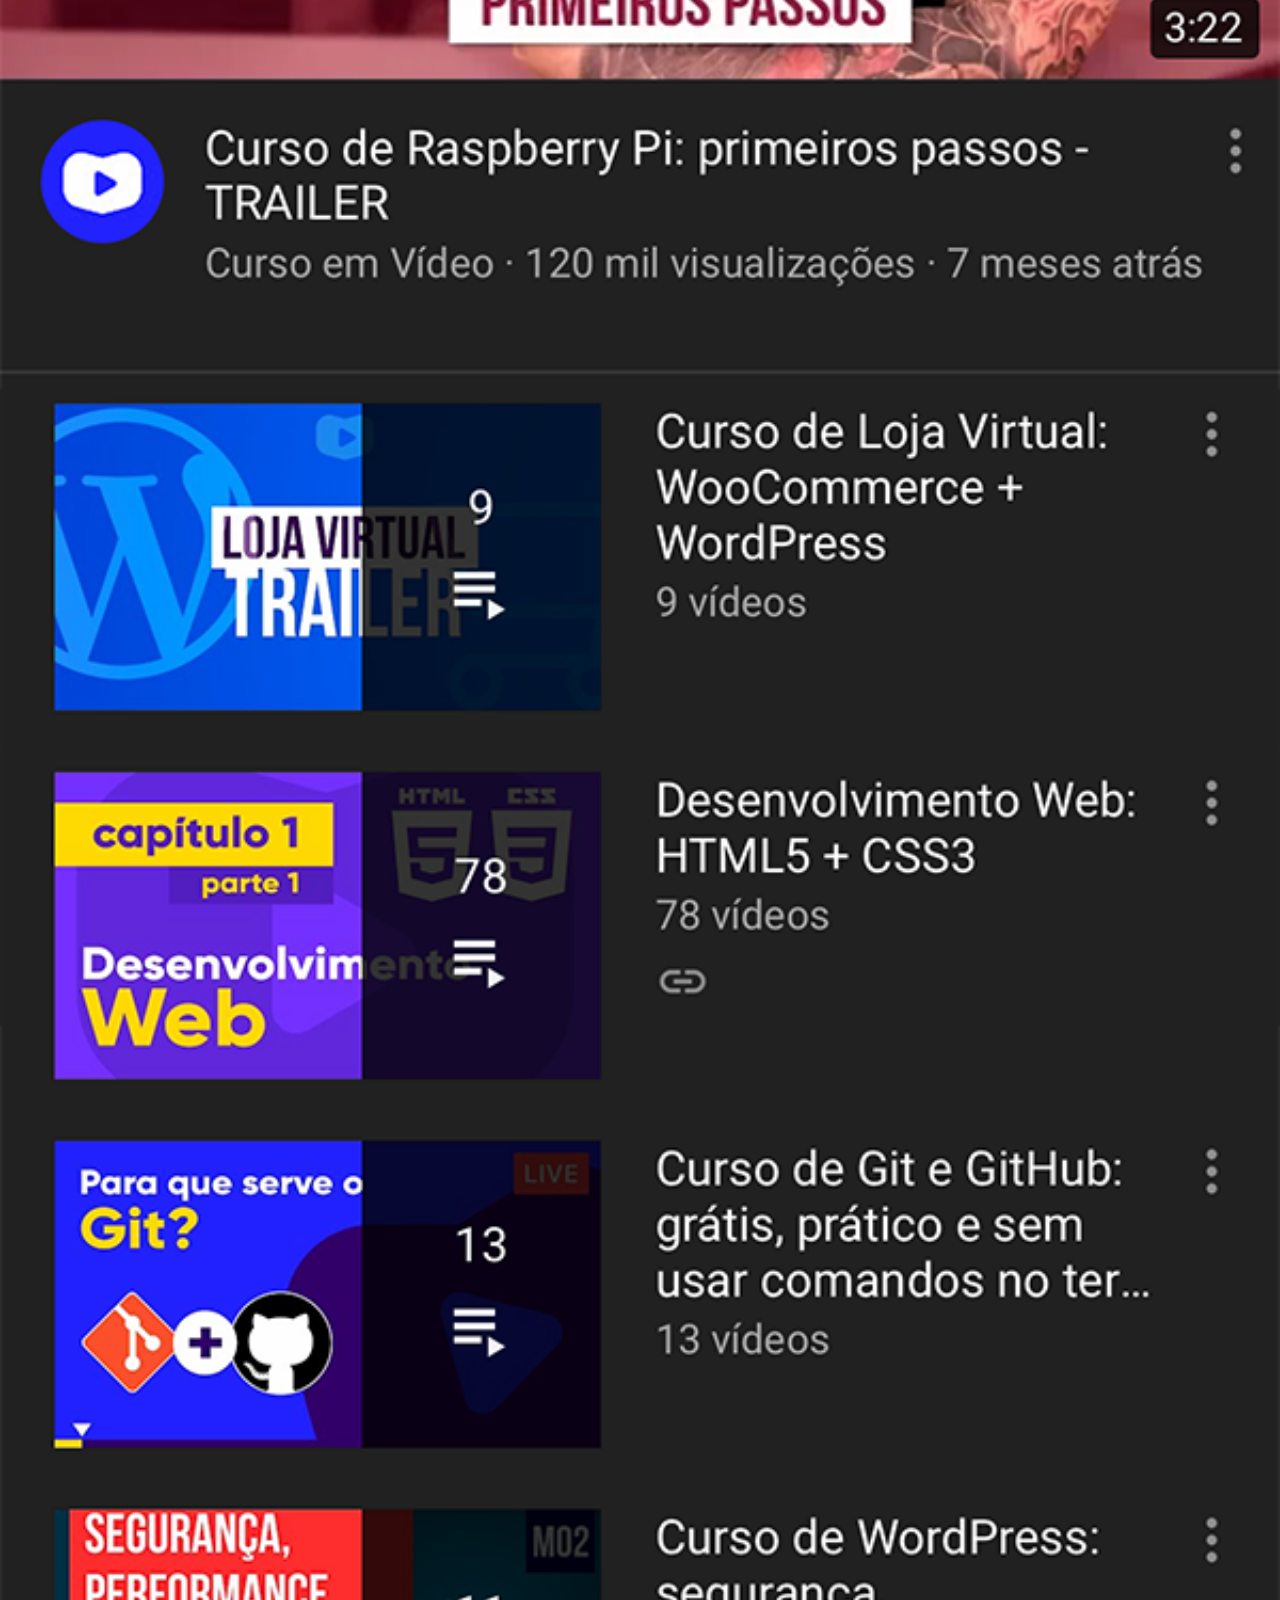
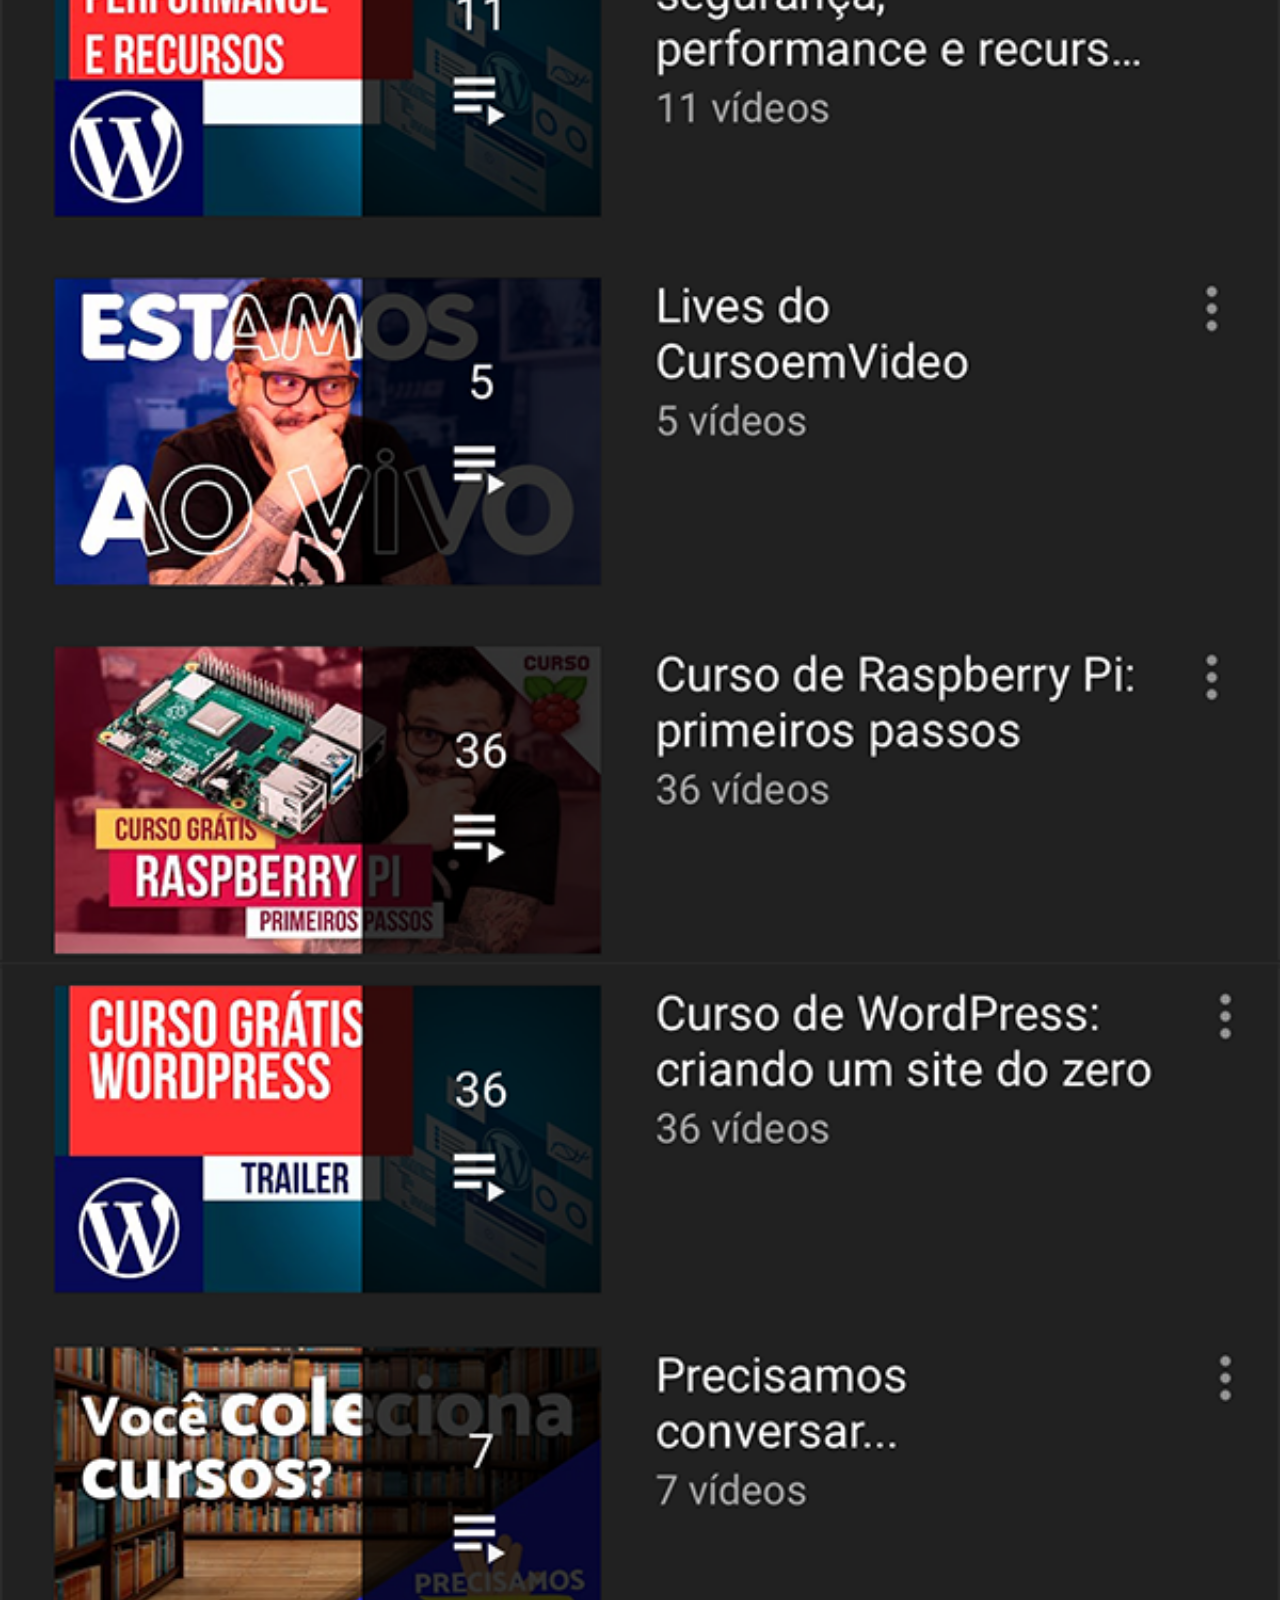
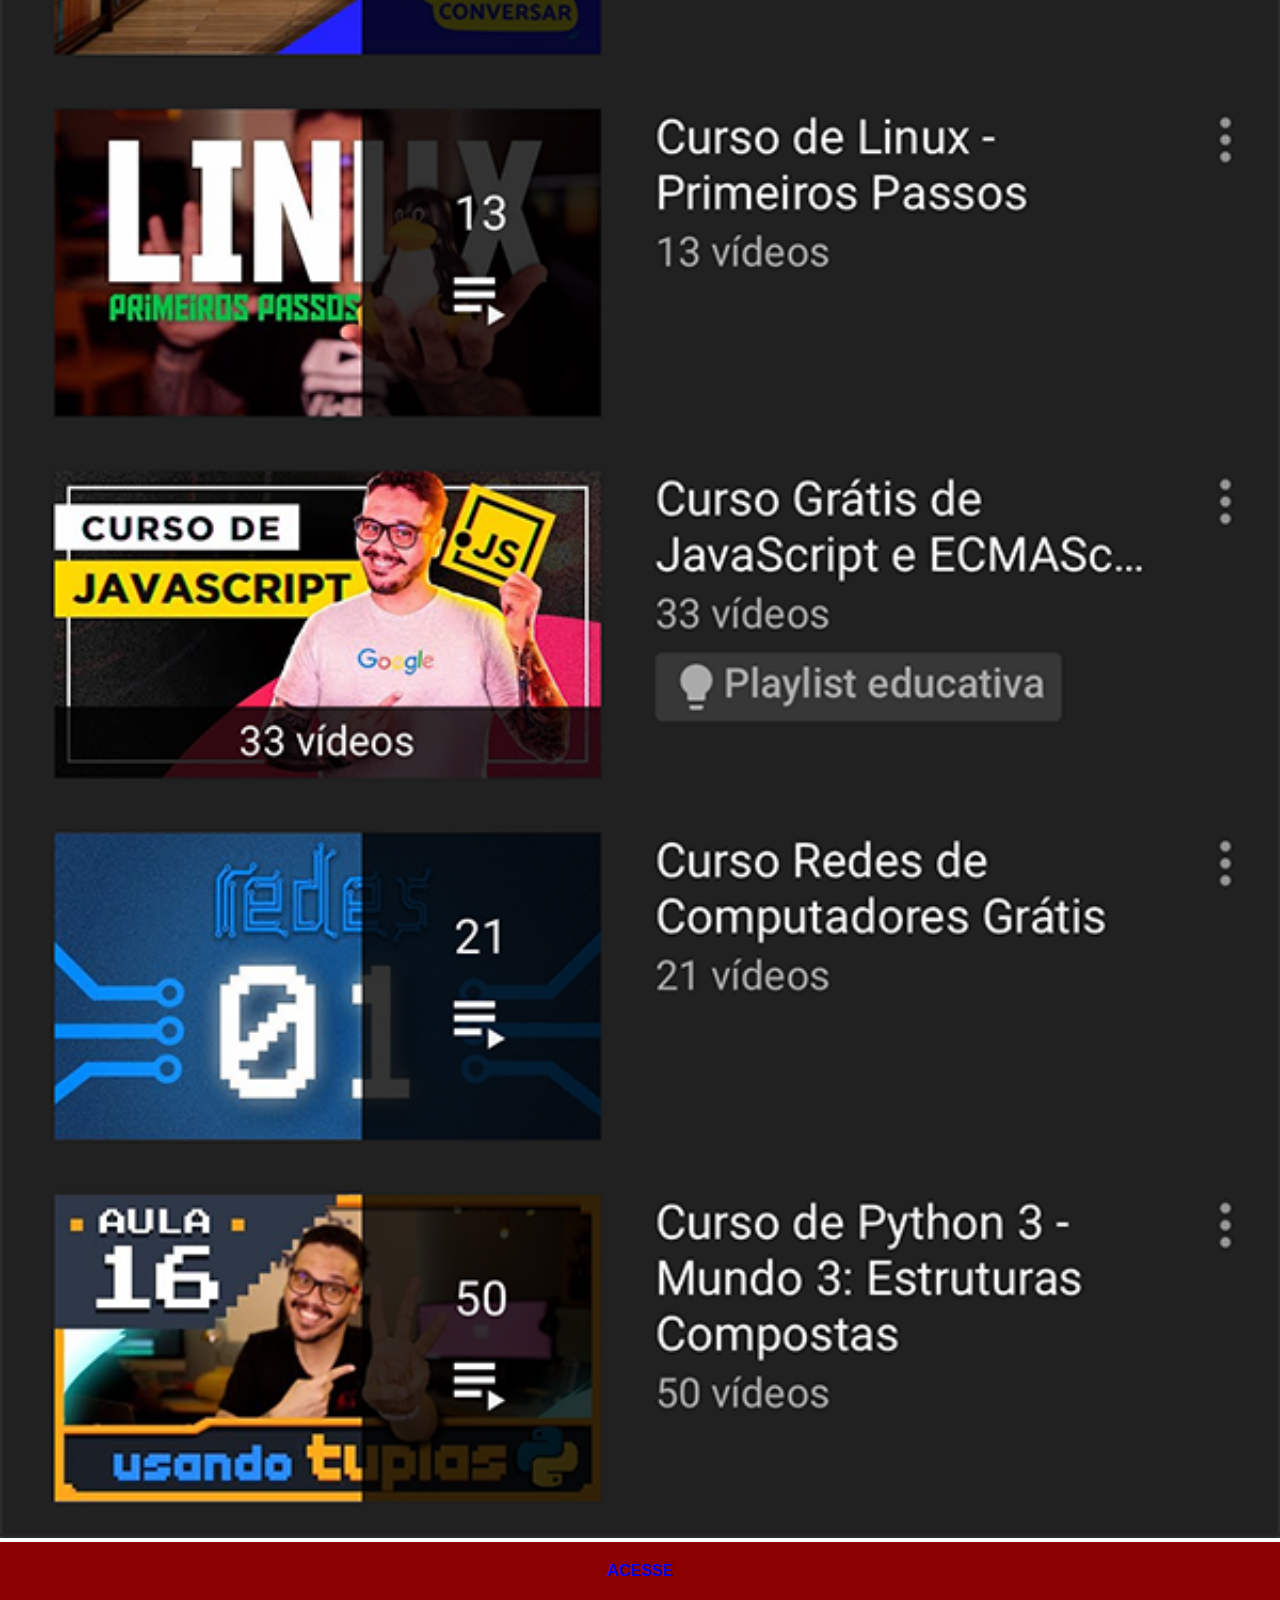
<file: youtube.html>
<!DOCTYPE html>
<html lang="pt-br">
<head>
    <meta charset="UTF-8">
    <meta name="viewport" content="width=device-width, initial-scale=1.0">
    <title>youtube</title>
    <link rel="stylesheet" href="estilos/social.css">
</head>
<body>
    <img src="imagens/tela-youtube.png" alt="youtube">
    <a href="https://www.youtube.com/c/CursoemV%C3%ADdeo/playlist" target="_blank"> ACESSE</a>
</body>
</html>
</file>
<file: estilos/style.css>
@charset "UTF-8";

* {
    margin: 0px;
    padding: 0px;
    font-family: Arial, Helvetica, sans-serif;

}

html, body {
    height: 100vh;
    width: 100vw;
    
}

body {
    background: url('../imagens/fundo-madeira.jpg');
    background-repeat: no-repeat top center;
    background-size: cover;
    background-attachment: fixed;

}

main {
    height: 100vh;
    position: relative;
}

#telefone {
    position: absolute;
    top: 50%;
    left: 50%;
    transform: translate(-50%, -50%);
    height: 627px;
    width: 311px;
    background: url('../imagens/frame-iphone.png');
    background-repeat: no-repeat;

}

iframe#tela {
    position: relative;
    top: 80px;
    left: 22px;
    width: 267px;
    height: 471px;
}

section#redes-sociais img {
    width: 50px;
    margin: 10px;
    border-radius: 50%;
    box-shadow: 2px 2px rgba(0, 0, 0, 0.337);
    box-sizing: border-box;
}

section#redes-sociais {
    text-align: right;
    padding-right: 10px;
}

section#redes-sociais img:hover {
    border: 2px solid white;
    transform: translate(-3px, -3px);
    box-shadow: 5px 5px 10px rgba(0, 0, 0, 0.69);
    transition: transform 0.5s, border 1s;
}
</file>
<file: estilos/social.css>
@charset "UTF-8";


        *{
            margin: 0px;
            padding: 0px;
            font-family: Arial, Helvetica, sans-serif;
        }

        img {
            width: 100vw;
        }

        ::-webkit-scrollbar {
            width: 0px;
            height: 0px;
        }
    
        a {
            display: block;
            background-color: darkred;
            padding: 20px;
            text-align: center;
            font-weight: bolder;
            text-decoration: none;
        }

        a:hover {
            background-color: red;
        }
</file>
